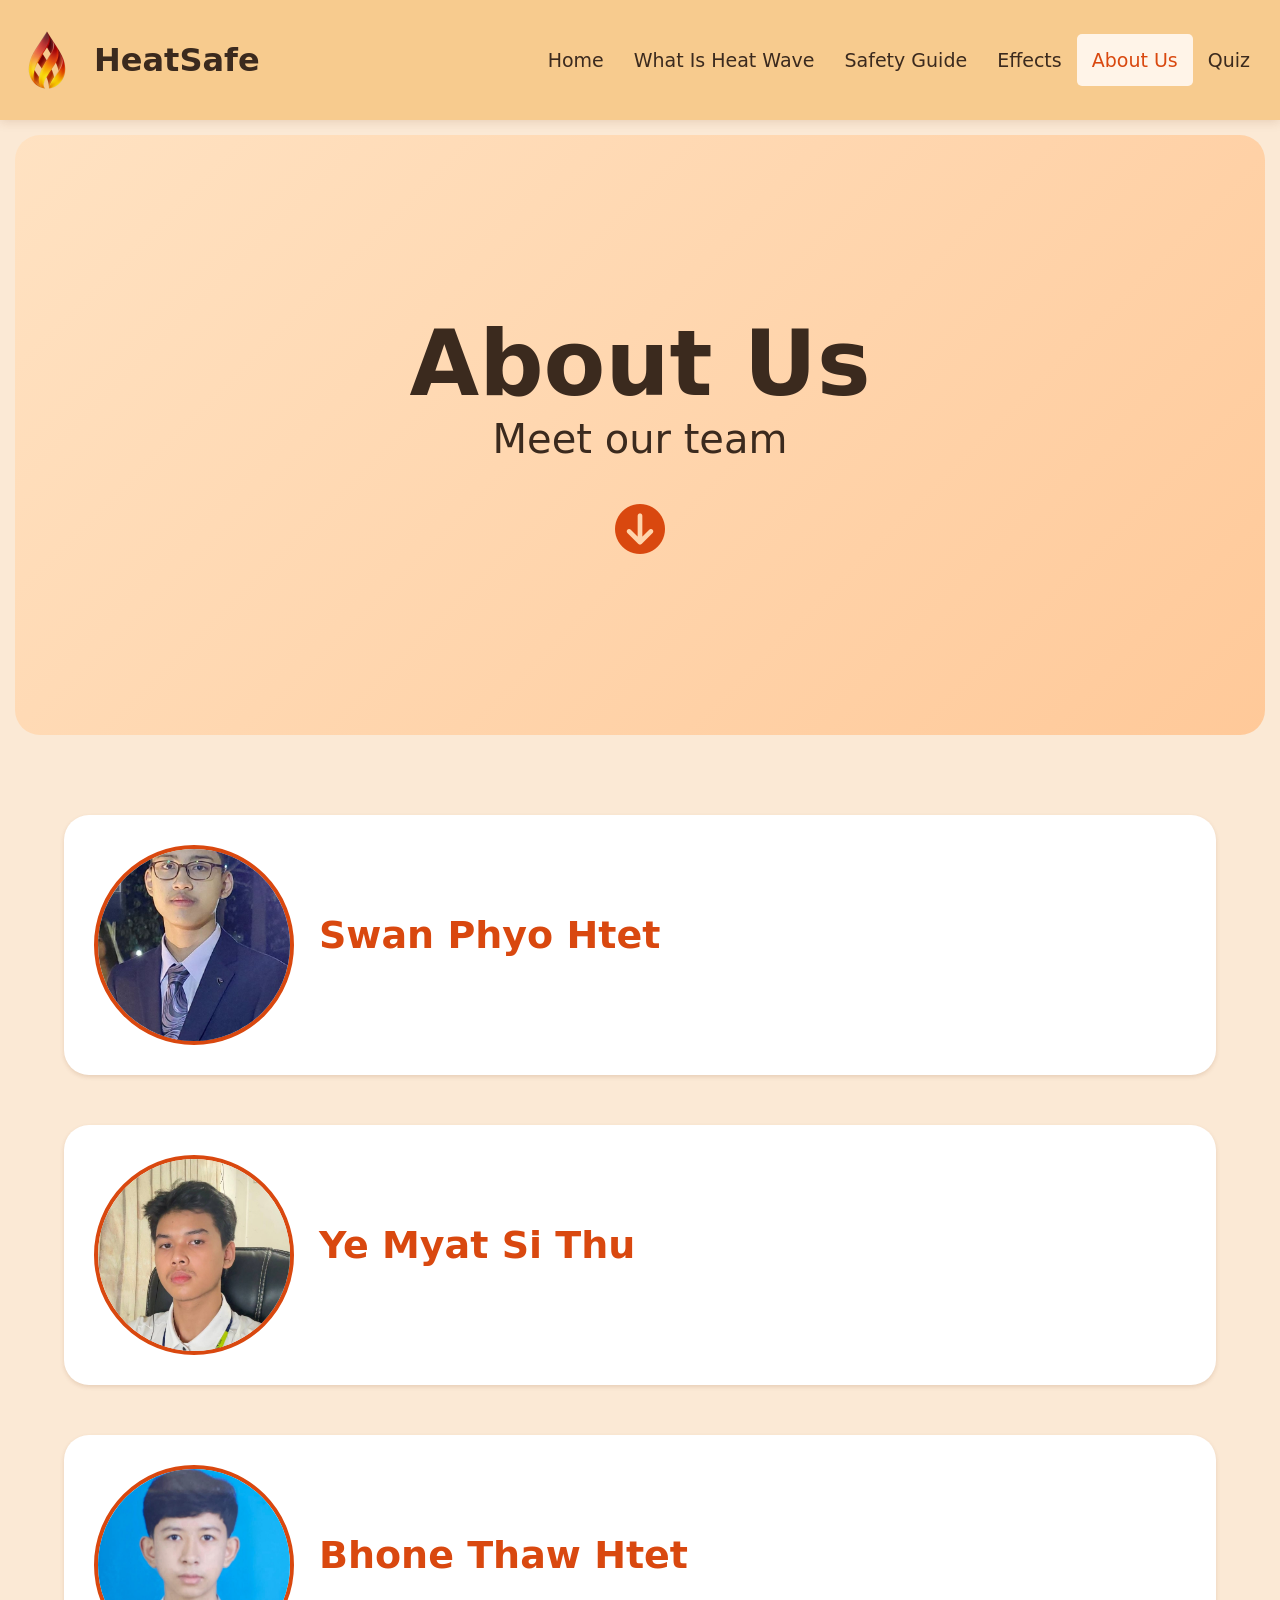
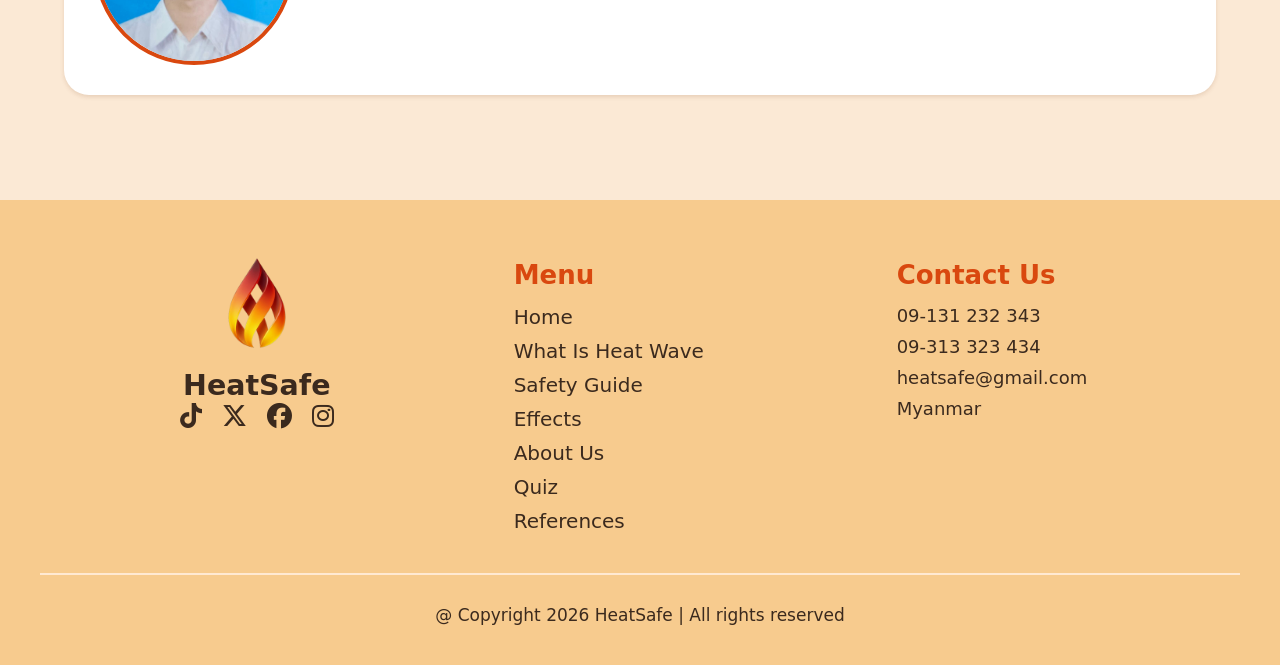
<file: aboutus.html>
<!DOCTYPE html>
<html lang="en">
<head>
<meta charset="UTF-8">
<meta name="viewport" content="width=device-width, initial-scale=1.0">
<title>HeatSafe | About Us</title>
<link rel="stylesheet" href="style.css">
<link rel="stylesheet" href="https://cdnjs.cloudflare.com/ajax/libs/font-awesome/6.5.0/css/all.min.css">
<link rel="icon" type="image/png" href="Images/favicon.png">
</head>
<body>
<!--Header start-->
<header class="header">
<a href="index.html" class="logo">
<img src="Images/logo.png" alt="HeatSafe logo">
<span class="logo-name">HeatSafe</span>
</a>
<button class="nav-toggle" type="button" aria-label="Open menu" aria-expanded="false" aria-controls="site-nav"><span></span><span></span><span></span></button>
<nav id="site-nav">
<ul class="menu">
<li><a href="index.html">Home</a></li>
<li><a href="whatisheatwave.html">What Is Heat Wave</a></li>
<li><a href="safetyguide.html">Safety Guide</a></li>
<li><a href="effects.html">Effects</a></li>
<li><a href="aboutus.html" class="active" aria-current="page">About Us</a></li>
<li><a href="quiz.html">Quiz</a></li>
</ul>
</nav>
</header>
<!--Header ends-->
<div class="abtus-hero">
<h1>About Us</h1>
<p>Meet our team</p>
<a class="arrow" href="#profile" aria-label="Scroll down to the team"><i class="fa-solid fa-circle-arrow-down"></i></a>
</div>
<div class="all-profiles">
<div class="profile" id="profile">
<img src="Images/member1.jpg" alt="Member One">
<div class="aboutus-text">
<h2>Swan Phyo Htet</h2>
</div>
</div>
<div class="profile">
<img src="Images/f4dbd333-a0dc-4a09-90eb-9499a7d8d4aa.jpg" alt="Member Two">
<div class="aboutus-text">
<h2>Ye Myat Si Thu</h2>
</div>
</div>
<div class="profile">
<img src="Images/photo_6320911423046883728_y.jpg" alt="Member Three">
<div class="aboutus-text">
<h2>Bhone Thaw Htet</h2>
</div>
</div>
</div>
<!--Footer-->
<footer class="footer">
<div class="links">
<div class="footer-logo">
<img src="Images/logo.png" alt="HeatSafe logo">
<h2>HeatSafe</h2>
<div class="social-icons">
<a href="https://www.tiktok.com/en/" target="_blank" rel="noopener noreferrer" aria-label="TikTok"><i class="fab fa-tiktok"></i></a>
<a href="https://x.com/" target="_blank" rel="noopener noreferrer" aria-label="X"><i class="fab fa-x-twitter"></i></a>
<a href="https://www.facebook.com/" target="_blank" rel="noopener noreferrer" aria-label="Facebook"><i class="fab fa-facebook"></i></a>
<a href="https://www.instagram.com/" target="_blank" rel="noopener noreferrer" aria-label="Instagram"><i class="fab fa-instagram"></i></a>
</div>
</div>
<div class="both">
<div class="quick-links">
<h3>Menu</h3>
<ul>
<li><a href="index.html">Home</a></li>
<li><a href="whatisheatwave.html">What Is Heat Wave</a></li>
<li><a href="safetyguide.html">Safety Guide</a></li>
<li><a href="effects.html">Effects</a></li>
<li><a href="aboutus.html">About Us</a></li>
<li><a href="quiz.html">Quiz</a></li>
<li><a href="references.html">References</a></li>
</ul>
</div>
</div>
<div class="contact-us">
<h3>Contact Us</h3>
<ul>
<li>09-131 232 343</li>
<li>09-313 323 434</li>
<li>heatsafe@gmail.com</li>
<li>Myanmar</li>
</ul>
</div>
</div>
<hr class="horizontal">
<p class="copyright">@ Copyright <span id="year">2026</span> HeatSafe | All rights reserved</p>
</footer>
<!--Footer end-->
<script src="script.js"></script>
</body>
</html>
</file>
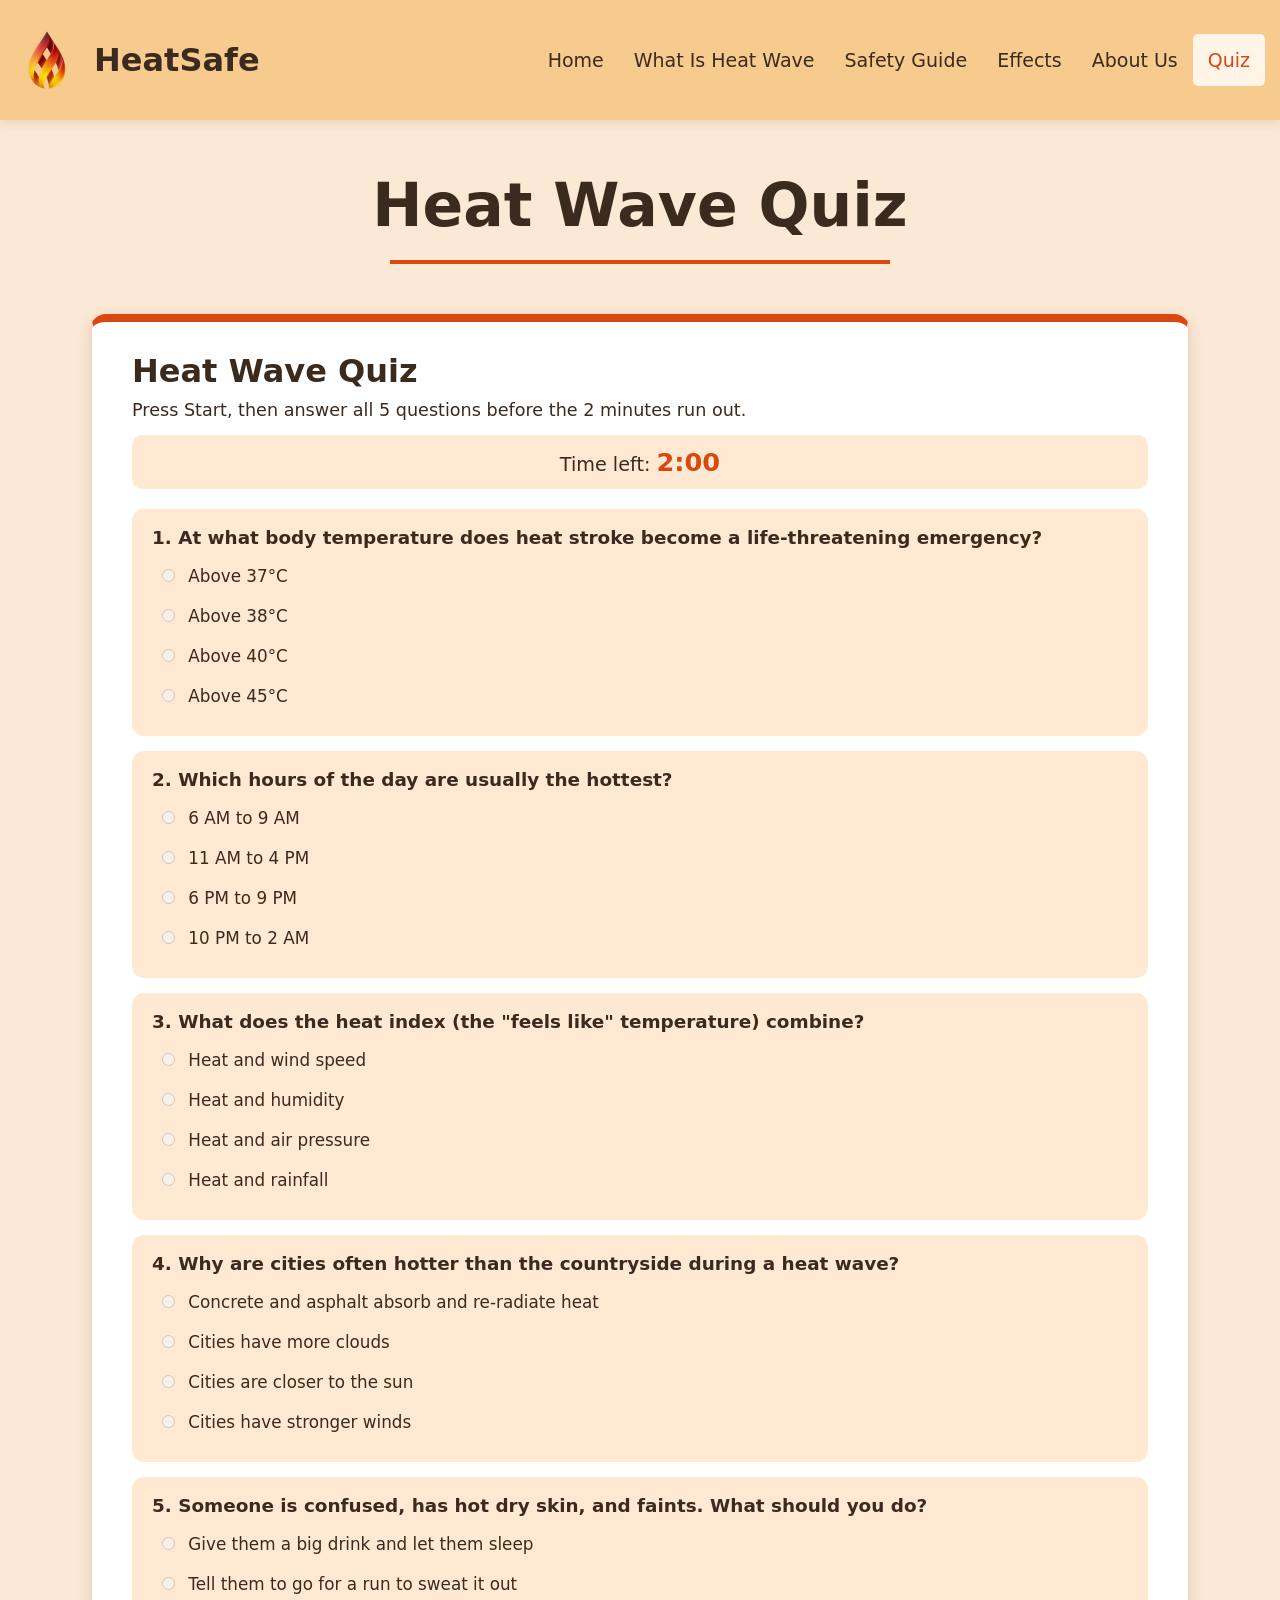
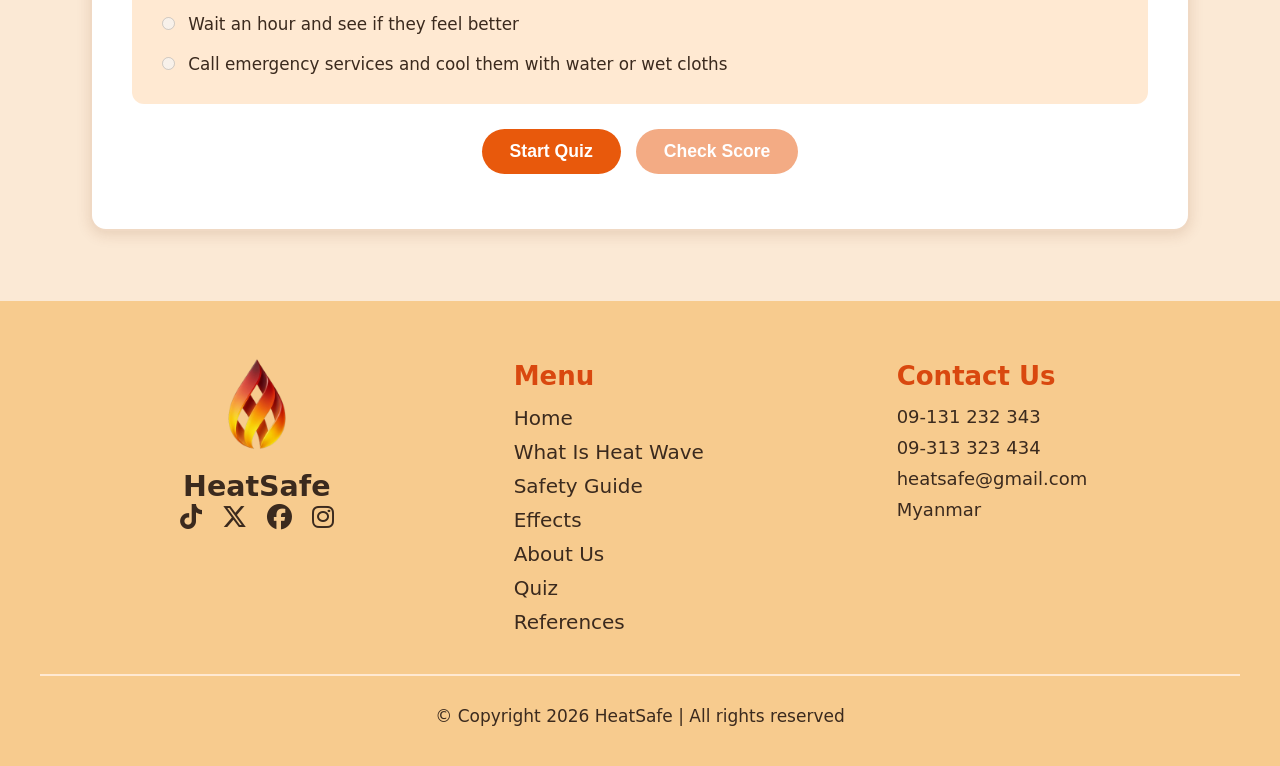
<file: quiz.html>
<!DOCTYPE html>
<html lang="en">
<head>
<meta charset="UTF-8">
<meta name="viewport" content="width=device-width, initial-scale=1.0">
<title>HeatSafe | Heat Wave Quiz</title>
<link rel="stylesheet" href="style.css">
<link rel="stylesheet" href="https://cdnjs.cloudflare.com/ajax/libs/font-awesome/6.5.0/css/all.min.css">
<link rel="icon" type="image/png" href="Images/favicon.png">
</head>
<body>
<header class="header">
<a href="index.html" class="logo">
<img src="Images/logo.png" alt="HeatSafe logo">
<span class="logo-name">HeatSafe</span>
</a>
<button class="nav-toggle" id="nav-toggle" aria-label="Toggle menu" aria-expanded="false"><span></span><span></span><span></span></button>
<nav id="main-nav">
<ul class="menu">
<li><a href="index.html">Home</a></li>
<li><a href="whatisheatwave.html">What Is Heat Wave</a></li>
<li><a href="safetyguide.html">Safety Guide</a></li>
<li><a href="effects.html">Effects</a></li>
<li><a href="aboutus.html">About Us</a></li>
<li><a href="quiz.html" class="active" aria-current="page">Quiz</a></li>
</ul>
</nav>
</header>

<div class="text-box">
<h1>Heat Wave Quiz</h1>
<hr class="pg-underline">
</div>

<section class="quiz" id="quiz">
<h2>Heat Wave Quiz</h2>
<p>Press Start, then answer all 5 questions before the 2 minutes run out.</p>
<div class="quiz-timer">Time left: <span id="quiz-time">2:00</span></div>
<div class="quiz-question" data-answer="2">
<p>1. At what body temperature does heat stroke become a life-threatening emergency?</p>
<label><input type="radio" name="q1" value="0"> Above 37&deg;C</label>
<label><input type="radio" name="q1" value="1"> Above 38&deg;C</label>
<label><input type="radio" name="q1" value="2"> Above 40&deg;C</label>
<label><input type="radio" name="q1" value="3"> Above 45&deg;C</label>
</div>
<div class="quiz-question" data-answer="1">
<p>2. Which hours of the day are usually the hottest?</p>
<label><input type="radio" name="q2" value="0"> 6 AM to 9 AM</label>
<label><input type="radio" name="q2" value="1"> 11 AM to 4 PM</label>
<label><input type="radio" name="q2" value="2"> 6 PM to 9 PM</label>
<label><input type="radio" name="q2" value="3"> 10 PM to 2 AM</label>
</div>
<div class="quiz-question" data-answer="1">
<p>3. What does the heat index (the "feels like" temperature) combine?</p>
<label><input type="radio" name="q3" value="0"> Heat and wind speed</label>
<label><input type="radio" name="q3" value="1"> Heat and humidity</label>
<label><input type="radio" name="q3" value="2"> Heat and air pressure</label>
<label><input type="radio" name="q3" value="3"> Heat and rainfall</label>
</div>
<div class="quiz-question" data-answer="0">
<p>4. Why are cities often hotter than the countryside during a heat wave?</p>
<label><input type="radio" name="q4" value="0"> Concrete and asphalt absorb and re-radiate heat</label>
<label><input type="radio" name="q4" value="1"> Cities have more clouds</label>
<label><input type="radio" name="q4" value="2"> Cities are closer to the sun</label>
<label><input type="radio" name="q4" value="3"> Cities have stronger winds</label>
</div>
<div class="quiz-question" data-answer="3">
<p>5. Someone is confused, has hot dry skin, and faints. What should you do?</p>
<label><input type="radio" name="q5" value="0"> Give them a big drink and let them sleep</label>
<label><input type="radio" name="q5" value="1"> Tell them to go for a run to sweat it out</label>
<label><input type="radio" name="q5" value="2"> Wait an hour and see if they feel better</label>
<label><input type="radio" name="q5" value="3"> Call emergency services and cool them with water or wet cloths</label>
</div>
<div class="quiz-buttons">
<button id="qz-start" type="button">Start Quiz</button>
<button id="qz-check" type="button" disabled>Check Score</button>
</div>
<h3 id="quiz-result" aria-live="polite"></h3>
</section>

<!--Footer-->
<footer class="footer">
<div class="links">
<div class="footer-logo">
<img src="Images/logo.png" alt="HeatSafe logo">
<h2>HeatSafe</h2>
<div class="social-icons">
<a href="https://www.tiktok.com/en/" target="_blank" rel="noopener noreferrer" aria-label="TikTok"><i class="fab fa-tiktok"></i></a>
<a href="https://x.com/" target="_blank" rel="noopener noreferrer" aria-label="X"><i class="fab fa-x-twitter"></i></a>
<a href="https://www.facebook.com/" target="_blank" rel="noopener noreferrer" aria-label="Facebook"><i class="fab fa-facebook"></i></a>
<a href="https://www.instagram.com/" target="_blank" rel="noopener noreferrer" aria-label="Instagram"><i class="fab fa-instagram"></i></a>
</div>
</div>
<div class="both">
<div class="quick-links">
<h3>Menu</h3>
<ul>
<li><a href="index.html">Home</a></li>
<li><a href="whatisheatwave.html">What Is Heat Wave</a></li>
<li><a href="safetyguide.html">Safety Guide</a></li>
<li><a href="effects.html">Effects</a></li>
<li><a href="aboutus.html">About Us</a></li>
<li><a href="quiz.html">Quiz</a></li>
<li><a href="references.html">References</a></li>
</ul>
</div>
</div>
<div class="contact-us">
<h3>Contact Us</h3>
<ul>
<li>09-131 232 343</li>
<li>09-313 323 434</li>
<li>heatsafe@gmail.com</li>
<li>Myanmar</li>
</ul>
</div>
</div>
<hr class="horizontal">
<p class="copyright">&copy; Copyright <span id="year">2026</span> HeatSafe | All rights reserved</p>
</footer>
<script>
(function () {
    var TOTAL = 120;
    var timeLeft = TOTAL;
    var timer = null;
    var running = false;

    var timeEl = document.getElementById("quiz-time");
    var startBtn = document.getElementById("qz-start");
    var checkBtn = document.getElementById("qz-check");
    var resultEl = document.getElementById("quiz-result");
    var questions = document.querySelectorAll(".quiz-question");

    function showTime() {
        var m = Math.floor(timeLeft / 60);
        var sec = timeLeft % 60;
        timeEl.textContent = m + ":" + (sec < 10 ? "0" : "") + sec;
        timeEl.classList.toggle("low", timeLeft <= 10);
    }
    function setInputsDisabled(state) {
        document.querySelectorAll(".quiz-question input").forEach(function (i) { i.disabled = state; });
    }
    function clearMarks() {
        questions.forEach(function (q) {
            q.querySelectorAll("label").forEach(function (l) { l.classList.remove("correct", "wrong"); });
            q.querySelectorAll("input").forEach(function (i) { i.checked = false; });
        });
    }

    function startQuiz() {
        clearInterval(timer);
        clearMarks();
        timeLeft = TOTAL;
        running = true;
        resultEl.textContent = "";
        setInputsDisabled(false);
        startBtn.disabled = true;
        checkBtn.disabled = false;
        showTime();
        timer = setInterval(function () {
            timeLeft--;
            showTime();
            if (timeLeft <= 0) { checkScore(true); }
        }, 1000);
    }

    function checkScore(timeUp) {
        if (!running) return;
        running = false;
        clearInterval(timer);
        var score = 0;
        questions.forEach(function (q) {
            var answer = q.getAttribute("data-answer");
            var chosen = q.querySelector("input:checked");
            q.querySelectorAll("label").forEach(function (label) {
                var input = label.querySelector("input");
                if (input.value === answer) {
                    label.classList.add("correct");
                } else if (chosen && input === chosen) {
                    label.classList.add("wrong");
                }
            });
            if (chosen && chosen.value === answer) score++;
        });
        setInputsDisabled(true);
        checkBtn.disabled = true;
        startBtn.disabled = false;
        startBtn.textContent = "Try Again";
        resultEl.textContent = (timeUp ? "Time is up! " : "") + "You scored " + score + " out of " + questions.length + ".";
    }

    setInputsDisabled(true);
    showTime();
    startBtn.addEventListener("click", startQuiz);
    checkBtn.addEventListener("click", function () { checkScore(false); });

    var toggle = document.getElementById("nav-toggle");
    var nav = document.getElementById("main-nav");
    if (toggle && nav) {
        toggle.addEventListener("click", function () {
            var open = nav.classList.toggle("open");
            toggle.classList.toggle("open", open);
            toggle.setAttribute("aria-expanded", open ? "true" : "false");
        });
    }
    var yearEl = document.getElementById("year");
    if (yearEl) yearEl.textContent = new Date().getFullYear();
})();
</script>
</body>
</html>
</file>
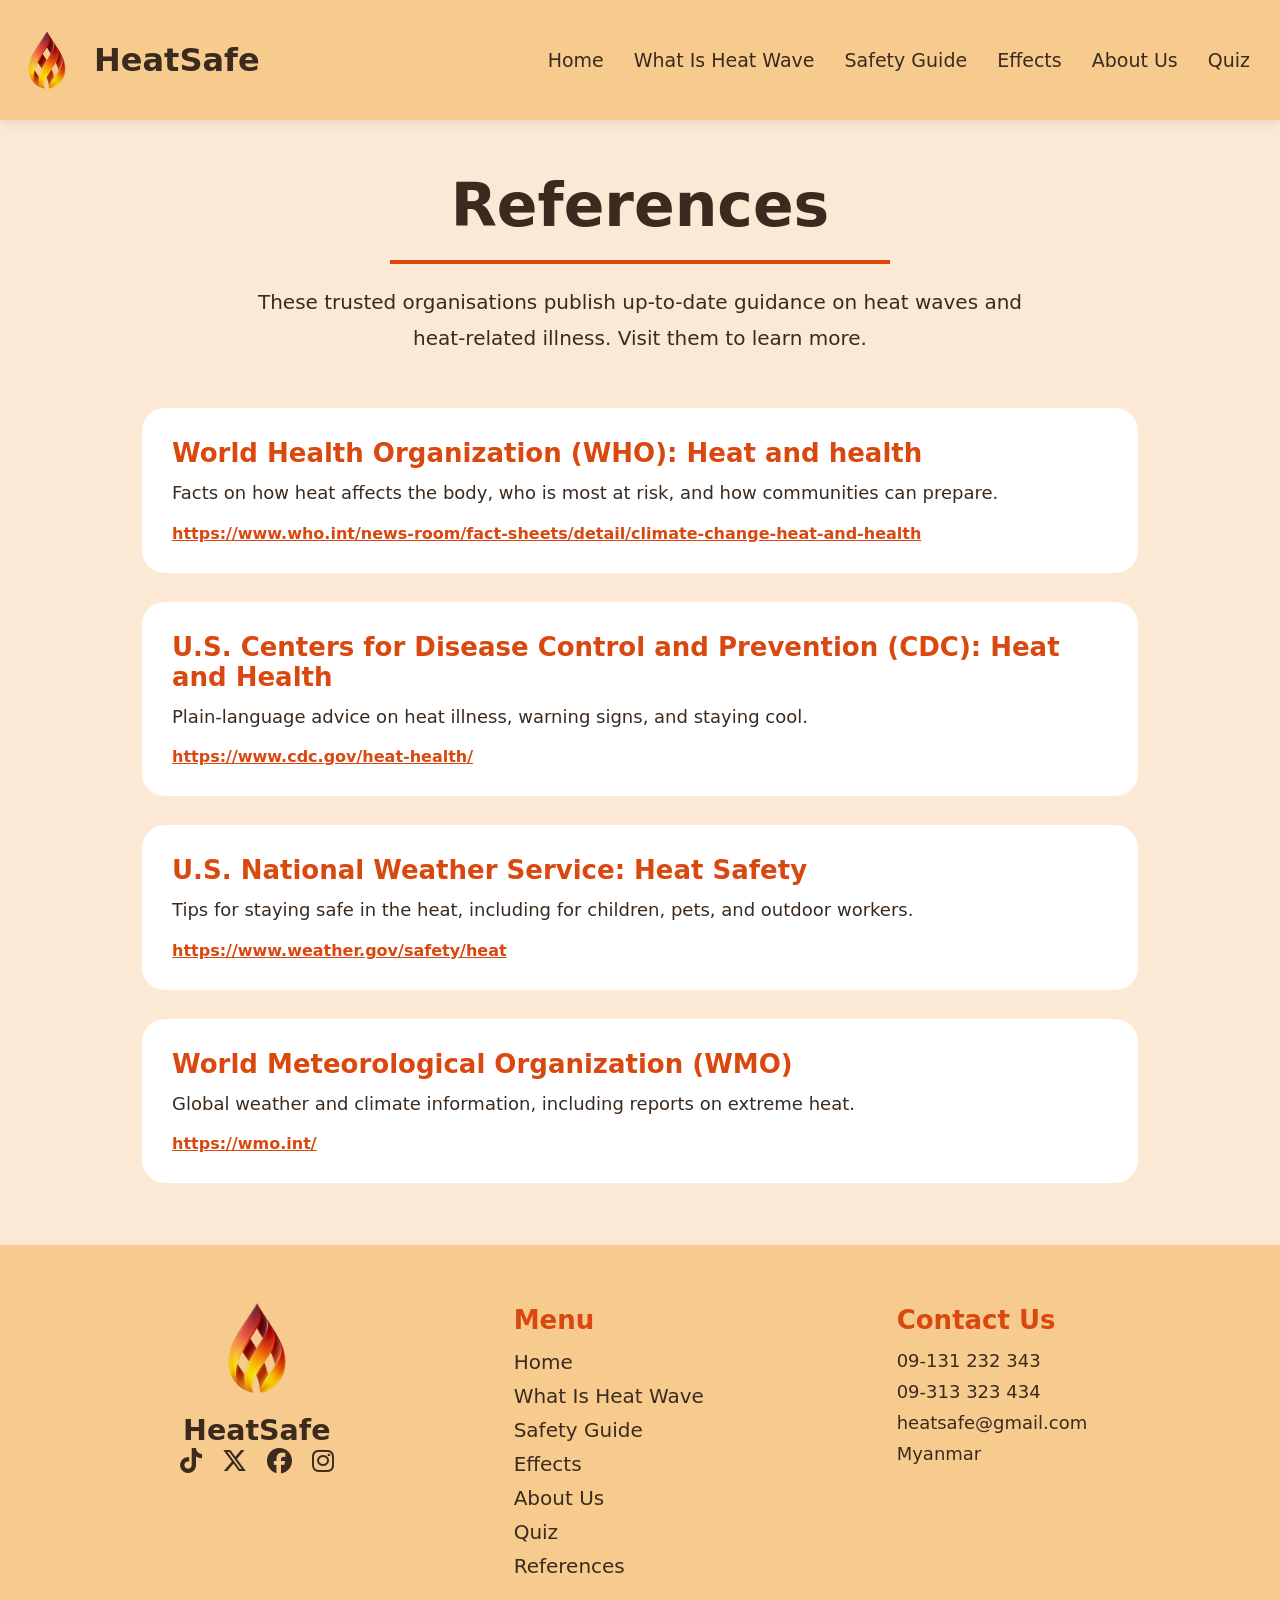
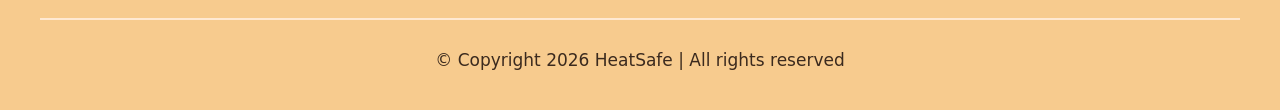
<file: references.html>
<!DOCTYPE html>
<html lang="en">
<head>
<meta charset="UTF-8">
<meta name="viewport" content="width=device-width, initial-scale=1.0">
<title>HeatSafe | References</title>
<link rel="stylesheet" href="style.css">
<link rel="stylesheet" href="https://cdnjs.cloudflare.com/ajax/libs/font-awesome/6.5.0/css/all.min.css">
<link rel="icon" type="image/png" href="Images/favicon.png">
</head>
<body>
<!--Header start-->
<header class="header">
<a href="index.html" class="logo">
<img src="Images/logo.png" alt="HeatSafe logo">
<span class="logo-name">HeatSafe</span>
</a>
<button class="nav-toggle" type="button" aria-label="Open menu" aria-expanded="false" aria-controls="site-nav"><span></span><span></span><span></span></button>
<nav id="site-nav">
<ul class="menu">
<li><a href="index.html">Home</a></li>
<li><a href="whatisheatwave.html">What Is Heat Wave</a></li>
<li><a href="safetyguide.html">Safety Guide</a></li>
<li><a href="effects.html">Effects</a></li>
<li><a href="aboutus.html">About Us</a></li>
<li><a href="quiz.html">Quiz</a></li>
</ul>
</nav>
</header>
<!--Header ends-->
<div class="text-box">
<h1>References</h1>
<hr class="pg-underline">
<p class="ref-intro">These trusted organisations publish up-to-date guidance on heat waves and heat-related illness. Visit them to learn more.</p>
</div>
<div class="ref-list">
<div class="ref-card">
<h2>World Health Organization (WHO): Heat and health</h2>
<p>Facts on how heat affects the body, who is most at risk, and how communities can prepare.</p>
<a href="https://www.who.int/news-room/fact-sheets/detail/climate-change-heat-and-health" target="_blank" rel="noopener noreferrer">https://www.who.int/news-room/fact-sheets/detail/climate-change-heat-and-health</a>
</div>
<div class="ref-card">
<h2>U.S. Centers for Disease Control and Prevention (CDC): Heat and Health</h2>
<p>Plain-language advice on heat illness, warning signs, and staying cool.</p>
<a href="https://www.cdc.gov/heat-health/" target="_blank" rel="noopener noreferrer">https://www.cdc.gov/heat-health/</a>
</div>
<div class="ref-card">
<h2>U.S. National Weather Service: Heat Safety</h2>
<p>Tips for staying safe in the heat, including for children, pets, and outdoor workers.</p>
<a href="https://www.weather.gov/safety/heat" target="_blank" rel="noopener noreferrer">https://www.weather.gov/safety/heat</a>
</div>
<div class="ref-card">
<h2>World Meteorological Organization (WMO)</h2>
<p>Global weather and climate information, including reports on extreme heat.</p>
<a href="https://wmo.int/" target="_blank" rel="noopener noreferrer">https://wmo.int/</a>
</div>
</div>
<footer class="footer">
<div class="links">
<div class="footer-logo">
<img src="Images/logo.png" alt="HeatSafe logo">
<h2>HeatSafe</h2>
<div class="social-icons">
<a href="https://www.tiktok.com/en/" target="_blank" rel="noopener noreferrer" aria-label="TikTok"><i class="fab fa-tiktok"></i></a>
<a href="https://x.com/" target="_blank" rel="noopener noreferrer" aria-label="X"><i class="fab fa-x-twitter"></i></a>
<a href="https://www.facebook.com/" target="_blank" rel="noopener noreferrer" aria-label="Facebook"><i class="fab fa-facebook"></i></a>
<a href="https://www.instagram.com/" target="_blank" rel="noopener noreferrer" aria-label="Instagram"><i class="fab fa-instagram"></i></a>
</div>
</div>
<div class="both">
<div class="quick-links">
<h3>Menu</h3>
<ul>
<li><a href="index.html">Home</a></li>
<li><a href="whatisheatwave.html">What Is Heat Wave</a></li>
<li><a href="safetyguide.html">Safety Guide</a></li>
<li><a href="effects.html">Effects</a></li>
<li><a href="aboutus.html">About Us</a></li>
<li><a href="quiz.html">Quiz</a></li>
<li><a href="references.html">References</a></li>
</ul>
</div>
</div>
<div class="contact-us">
<h3>Contact Us</h3>
<ul>
<li>09-131 232 343</li>
<li>09-313 323 434</li>
<li>heatsafe@gmail.com</li>
<li>Myanmar</li>
</ul>
</div>
</div>
<hr class="horizontal">
<p class="copyright">&copy; Copyright <span id="year">2026</span> HeatSafe | All rights reserved</p>
</footer>
<!--Footer end-->
<script src="script.js"></script>
</body>
</html>
</file>
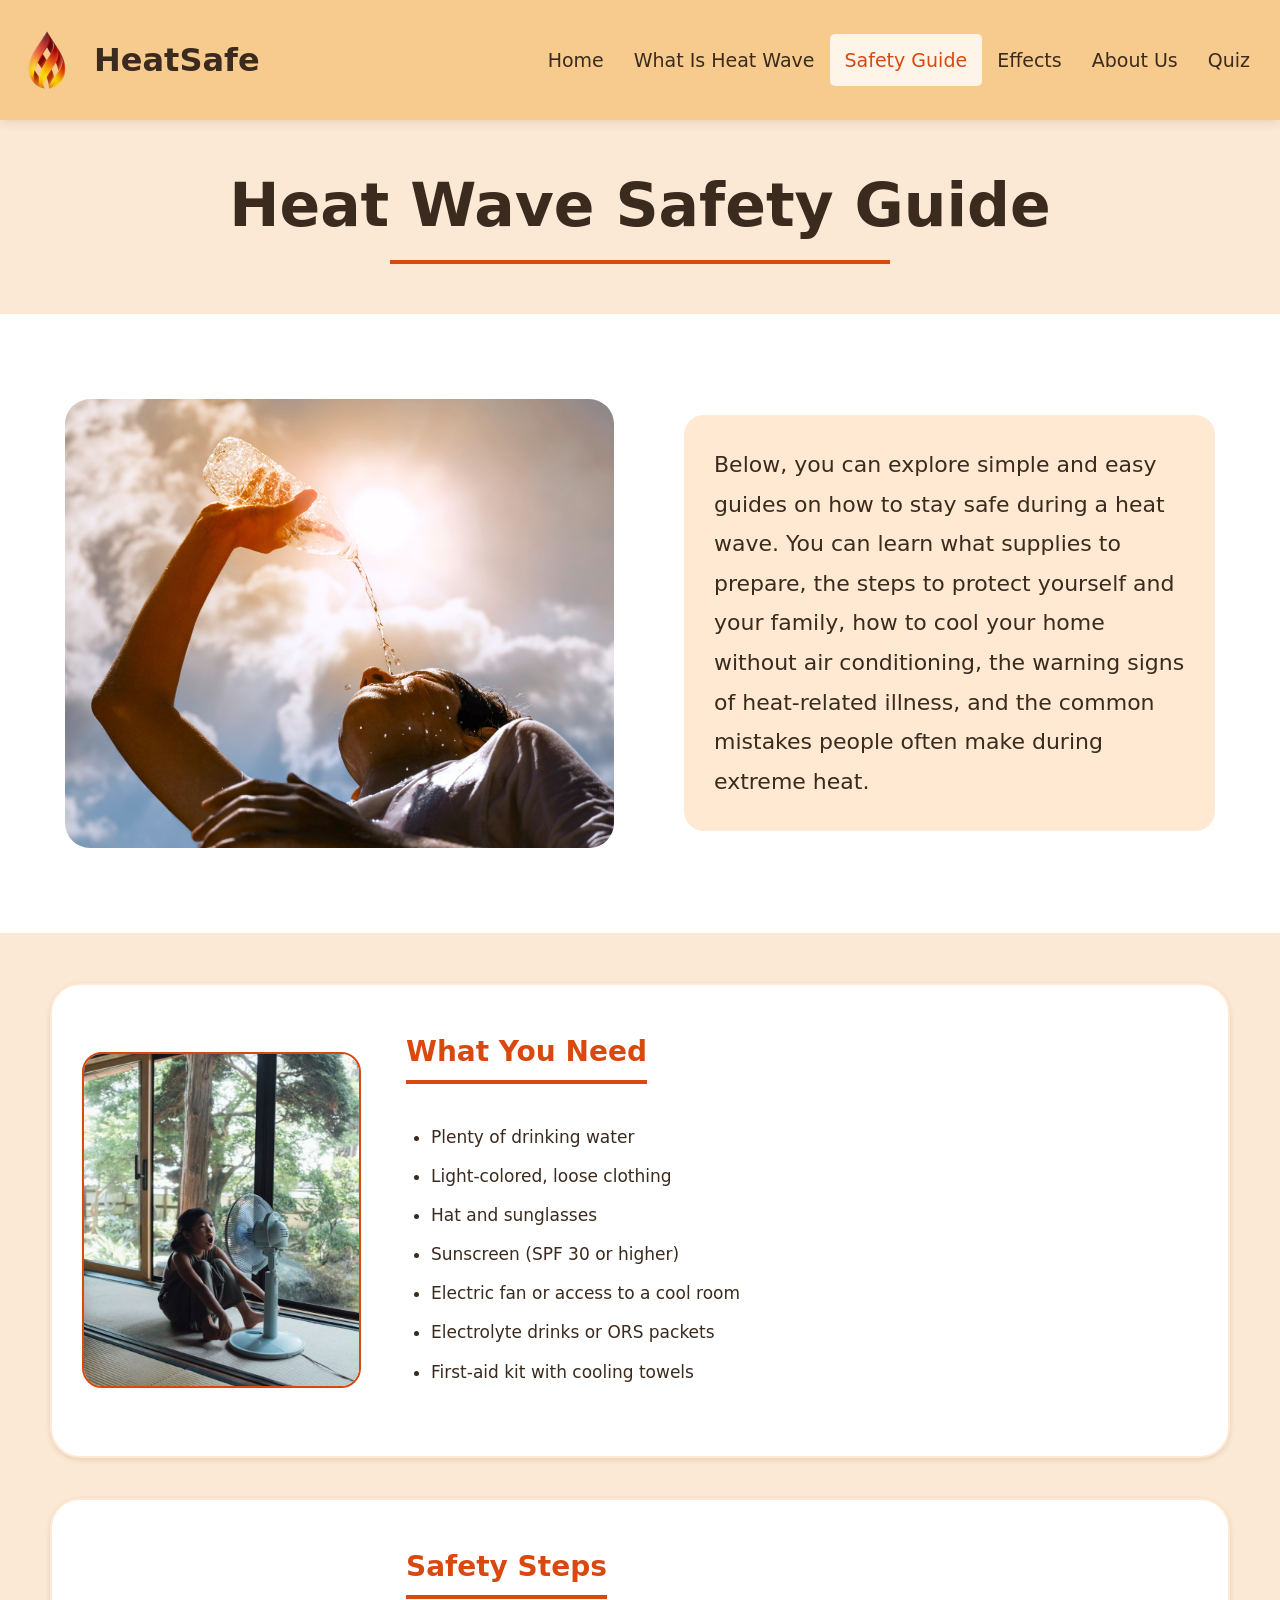
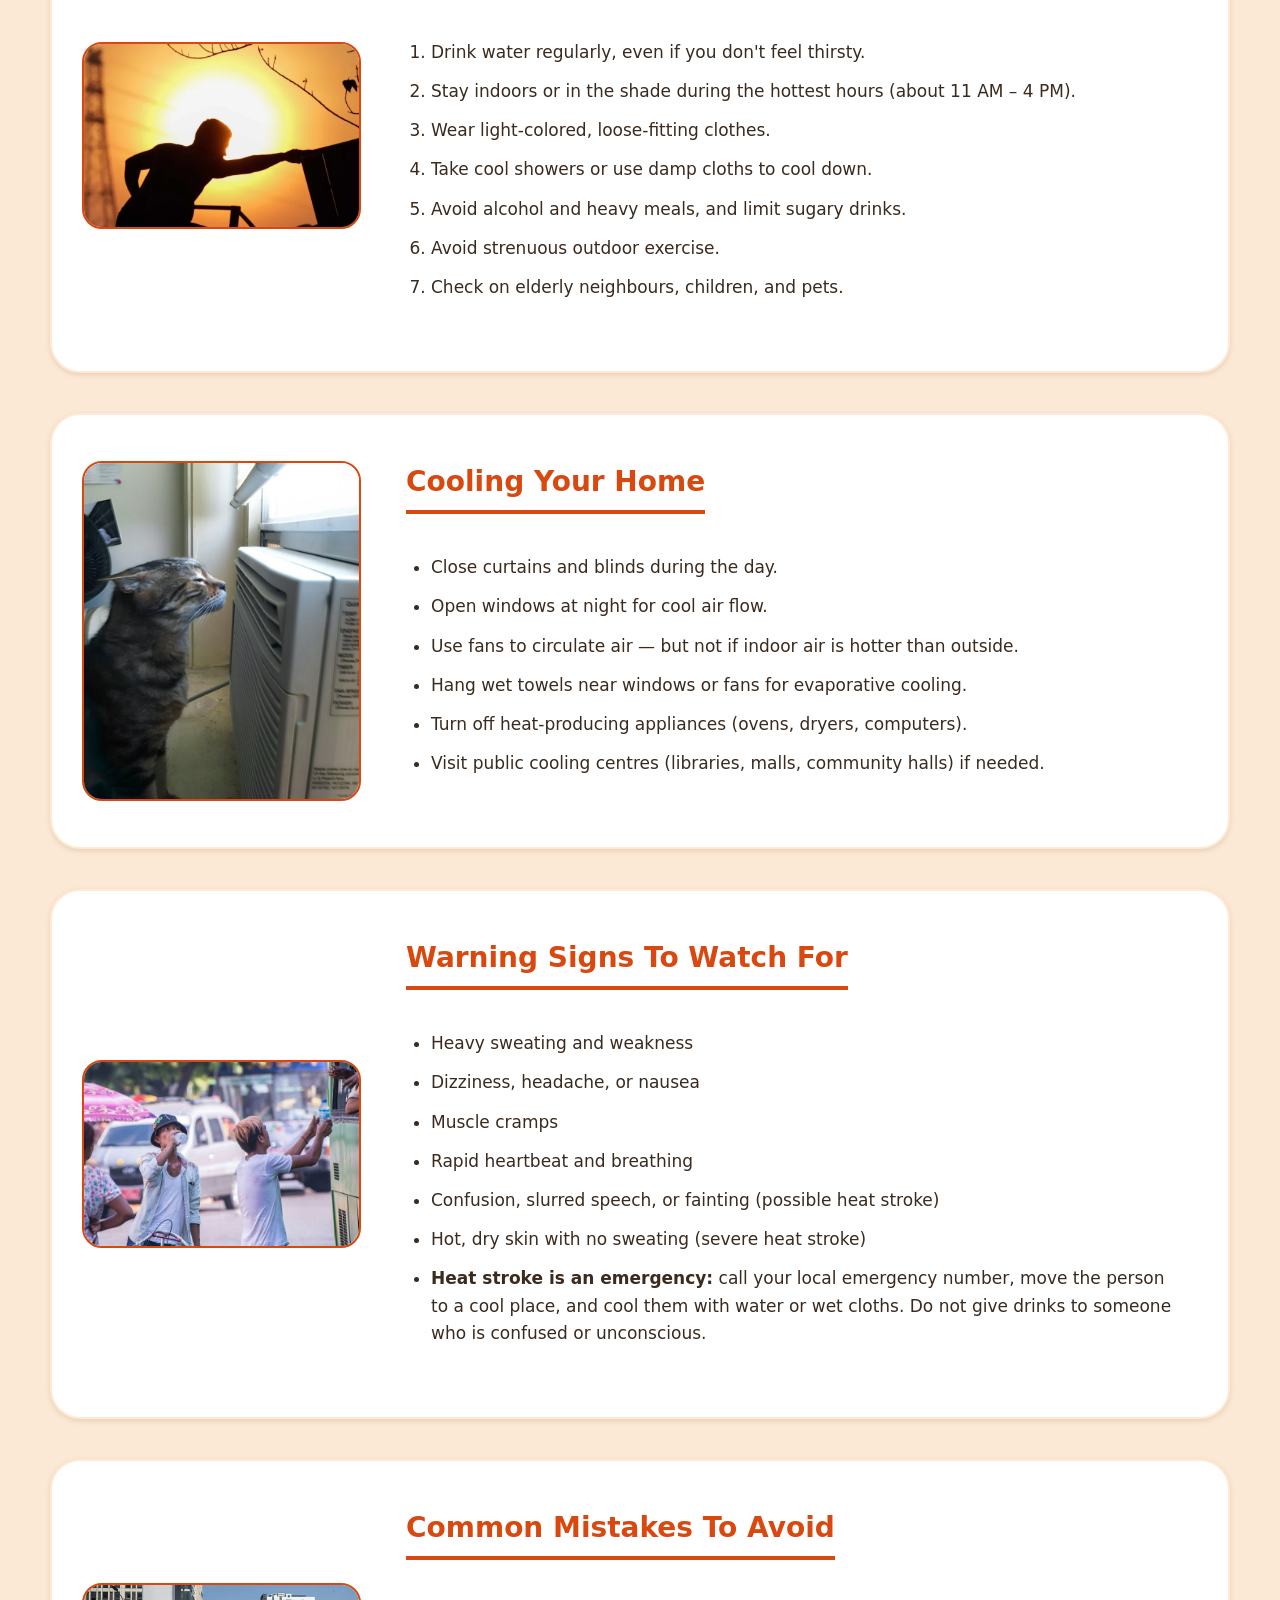
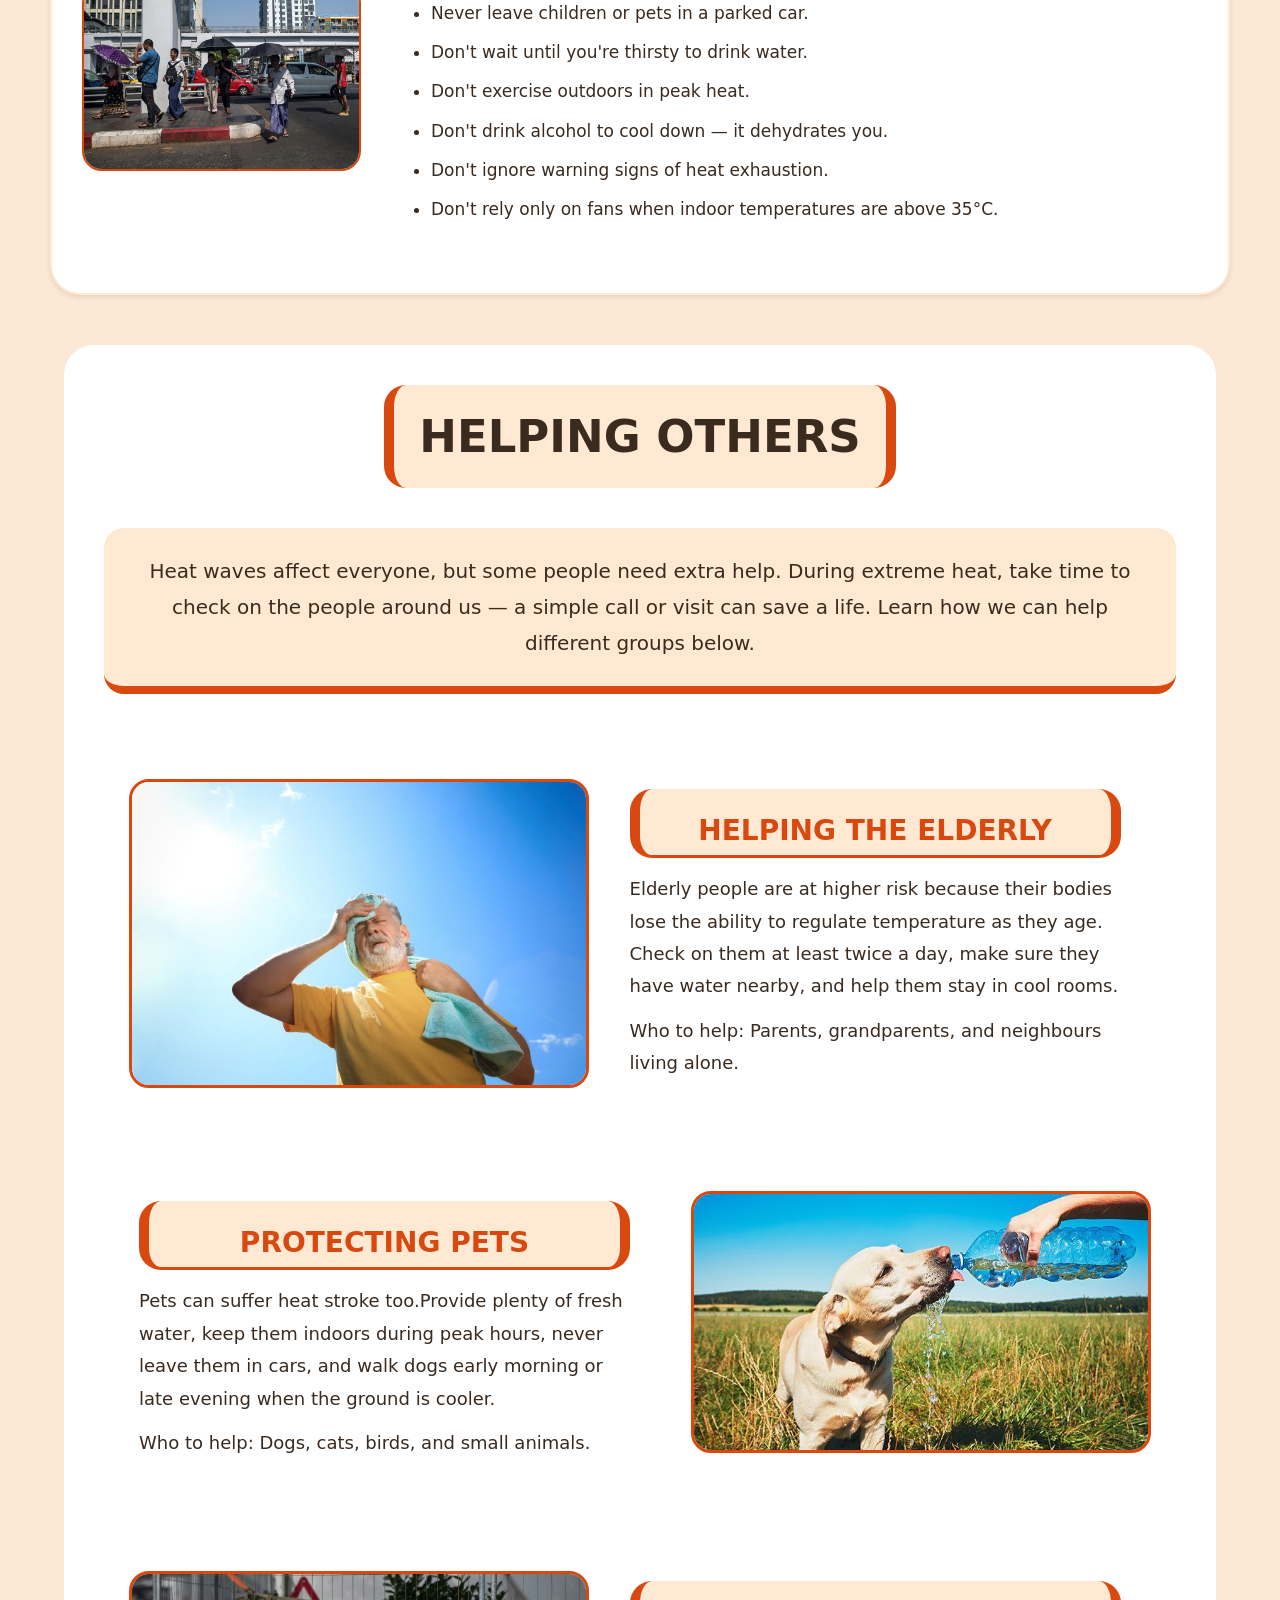
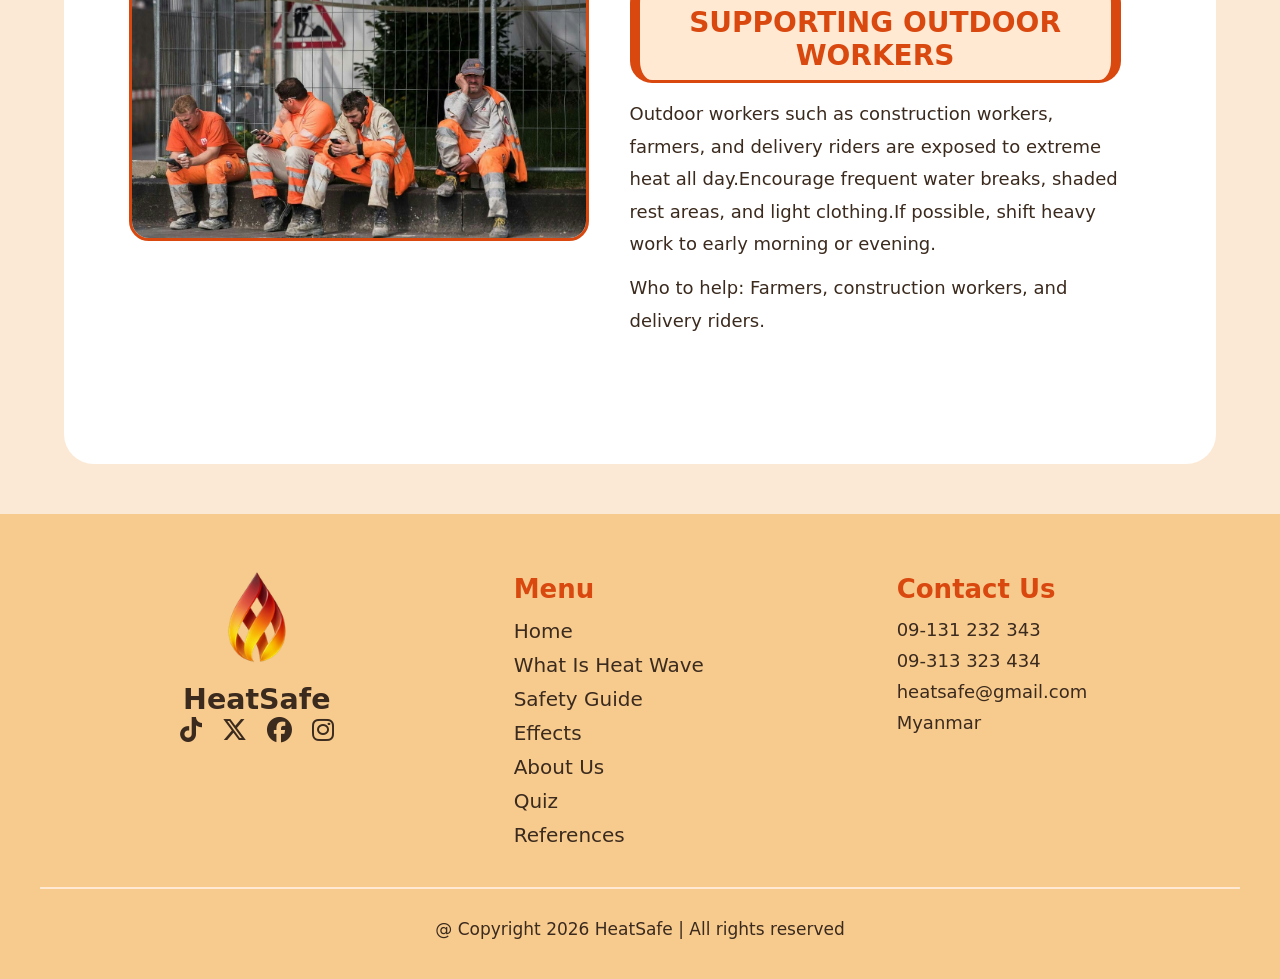
<file: safetyguide.html>
<!DOCTYPE html>
<html lang="en">
<head>
<meta charset="UTF-8">
<meta name="viewport" content="width=device-width, initial-scale=1.0">
<title>HeatSafe | Safety Guide</title>
<link rel="stylesheet" href="style.css">
<link rel="stylesheet" href="https://cdnjs.cloudflare.com/ajax/libs/font-awesome/6.5.0/css/all.min.css">
<link rel="icon" type="image/png" href="Images/favicon.png">
</head>
<body>
<!--Header start-->
<header class="header">
<a href="index.html" class="logo">
<img src="Images/favicon.png" alt="HeatSafe logo">
<span class="logo-name">HeatSafe</span>
</a>
<button class="nav-toggle" type="button" aria-label="Open menu" aria-expanded="false" aria-controls="site-nav"><span></span><span></span><span></span></button>
<nav id="site-nav">
<ul type="none" class="menu">
<li><a href="index.html">Home</a></li>
<li><a href="whatisheatwave.html">What Is Heat Wave</a></li>
<li><a href="safetyguide.html" class="active" aria-current="page">Safety Guide</a></li>
<li><a href="effects.html">Effects</a></li>
<li><a href="aboutus.html">About Us</a></li>
<li><a href="quiz.html">Quiz</a></li>
</ul>
</nav>
</header>
<!--Header ends-->
<div class="text-box">
<h1>Heat Wave Safety Guide</h1>
<hr class="pg-underline">
</div>
<div class="plantguide-bg">
<div class="plantguide-hero">
<img src="Images/3in4Britons.png" alt="Staying safe during a heat wave">
<p>Below, you can explore simple and easy guides on how to stay safe during a heat wave. You can learn what supplies to prepare, the steps to protect yourself and your family, how to cool your home without air conditioning, the warning signs of heat-related illness, and the common mistakes people often make during extreme heat.</p>
</div>
</div>
<div class="horizontal-container">
<div class="guide-box">
<img src="Images/download (5).jpg">
<div class="guide-text">
<h2>What You Need</h2>
<ul>
<li>Plenty of drinking water</li>
<li>Light-colored, loose clothing</li>
<li>Hat and sunglasses</li>
<li>Sunscreen (SPF 30 or higher)</li>
<li>Electric fan or access to a cool room</li>
<li>Electrolyte drinks or ORS packets</li>
<li>First-aid kit with cooling towels</li>
</ul>
</div>
</div>
<div class="guide-box">
<img src="Images/Myanmar suffers record-breaking pre-monsoon heat _ Environment News _ Al Jazeera.png" alt="Safety steps during a heat wave">
<div class="guide-text">
<h2>Safety Steps</h2>
<ol>
<li>Drink water regularly, even if you don't feel thirsty.</li>
<li>Stay indoors or in the shade during the hottest hours (about 11 AM – 4 PM).</li>
<li>Wear light-colored, loose-fitting clothes.</li>
<li>Take cool showers or use damp cloths to cool down.</li>
<li>Avoid alcohol and heavy meals, and limit sugary drinks.</li>
<li>Avoid strenuous outdoor exercise.</li>
<li>Check on elderly neighbours, children, and pets.</li>
</ol>
</div>
</div>
<div class="guide-box">
<img src="Images/50 Cute Pets That Tried Paw And Tail To Escape___.jpg" alt="Cooling your home">
<div class="guide-text">
<h2>Cooling Your Home</h2>
<ul>
<li>Close curtains and blinds during the day.</li>
<li>Open windows at night for cool air flow.</li>
<li>Use fans to circulate air — but not if indoor air is hotter than outside.</li>
<li>Hang wet towels near windows or fans for evaporative cooling.</li>
<li>Turn off heat-producing appliances (ovens, dryers, computers).</li>
<li>Visit public cooling centres (libraries, malls, community halls) if needed.</li>
</ul>
</div>
</div>
<div class="guide-box">
<img src="Images/images.jpg" alt="Warning signs of heat illness">
<div class="guide-text">
<h2>Warning Signs To Watch For</h2>
<ul>
<li>Heavy sweating and weakness</li>
<li>Dizziness, headache, or nausea</li>
<li>Muscle cramps</li>
<li>Rapid heartbeat and breathing</li>
<li>Confusion, slurred speech, or fainting (possible heat stroke)</li>
<li>Hot, dry skin with no sweating (severe heat stroke)</li>
<li><strong>Heat stroke is an emergency:</strong> call your local emergency number, move the person to a cool place, and cool them with water or wet cloths. Do not give drinks to someone who is confused or unconscious.</li>
</ul>
</div>
</div>
<div class="guide-box">
<img src="Images/warning signs.png" alt="Common heat wave mistakes">
<div class="guide-text">
<h2>Common Mistakes To Avoid</h2>
<ul>
<li>Never leave children or pets in a parked car.</li>
<li>Don't wait until you're thirsty to drink water.</li>
<li>Don't exercise outdoors in peak heat.</li>
<li>Don't drink alcohol to cool down — it dehydrates you.</li>
<li>Don't ignore warning signs of heat exhaustion.</li>
<li>Don't rely only on fans when indoor temperatures are above 35°C.</li>
</ul>
</div>
</div>
</div>
<div class="rooftop-box">
<div class="rft-header">
<h2>HELPING OTHERS</h2>
</div>
<div class="rft-introtext">
<p>Heat waves affect everyone, but some people need extra help. During extreme heat, take time to check on the people around us — a simple call or visit can save a life. Learn how we can help different groups below.</p>
</div>
<div class="method method-left">
<img src="Images/elder people.png" alt="Helping elderly people in the heat">
<div class="method-text">
<h2>HELPING THE ELDERLY</h2>
<p>Elderly people are at higher risk because their bodies lose the ability to regulate temperature as they age. Check on them at least twice a day, make sure they have water nearby, and help them stay in cool rooms.</p>
<p>Who to help: Parents, grandparents, and neighbours living alone.</p>
</div>
</div>
<div class="method method-right">
<img src="Images/dog.png" alt="Protecting pets in the heat">
<div class="method-text">
<h2>PROTECTING PETS</h2>
<p>Pets can suffer heat stroke too.Provide plenty of fresh water, keep them indoors during peak hours, never leave them in cars, and walk dogs early morning or late evening when the ground is cooler.</p>
<p>Who to help: Dogs, cats, birds, and small animals.</p>
</div>
</div>
<div class="method method-left">
<img src="Images/Workers.png" alt="workers">
<div class="method-text">
<h2>SUPPORTING OUTDOOR WORKERS</h2>
<p>Outdoor workers such as construction workers, farmers, and delivery riders are exposed to extreme heat all day.Encourage frequent water breaks, shaded rest areas, and light clothing.If possible, shift heavy work to early morning or evening.</p>
<p>Who to help: Farmers, construction workers, and delivery riders.</p>
</div>
</div>
</div>
<!--Footer-->
<footer class="footer">
<div class="links">
<div class="footer-logo">
<img src="Images/favicon.png" alt="HeatSafe logo">
<h2>HeatSafe</h2>
<div class="social-icons">
<a href="https://www.tiktok.com/en/" target="_blank" rel="noopener noreferrer" aria-label="TikTok"><i class="fab fa-tiktok"></i></a>
<a href="https://x.com/" target="_blank" rel="noopener noreferrer" aria-label="X"><i class="fab fa-x-twitter"></i></a>
<a href="https://www.facebook.com/" target="_blank" rel="noopener noreferrer" aria-label="Facebook"><i class="fab fa-facebook"></i></a>
<a href="https://www.instagram.com/" target="_blank" rel="noopener noreferrer" aria-label="Instagram"><i class="fab fa-instagram"></i></a>
</div>
</div>
<div class="both">
<div class="quick-links">
<h3>Menu</h3>
<ul>
<li><a href="index.html">Home</a></li>
<li><a href="whatisheatwave.html">What Is Heat Wave</a></li>
<li><a href="safetyguide.html">Safety Guide</a></li>
<li><a href="effects.html">Effects</a></li>
<li><a href="aboutus.html">About Us</a></li>
<li><a href="quiz.html">Quiz</a></li>
<li><a href="references.html">References</a></li>
</ul>
</div>
</div>
<div class="contact-us">
<h3>Contact Us</h3>
<ul>
<li>09-131 232 343</li>
<li>09-313 323 434</li>
<li>heatsafe@gmail.com</li>
<li>Myanmar</li>
</ul>
</div>
</div>
<hr class="horizontal">
<p class="copyright">@ Copyright <span id="year">2026</span> HeatSafe | All rights reserved</p>
</footer>
<!--Footer end-->
<script src="script.js"></script>
</body>
</html>
</file>
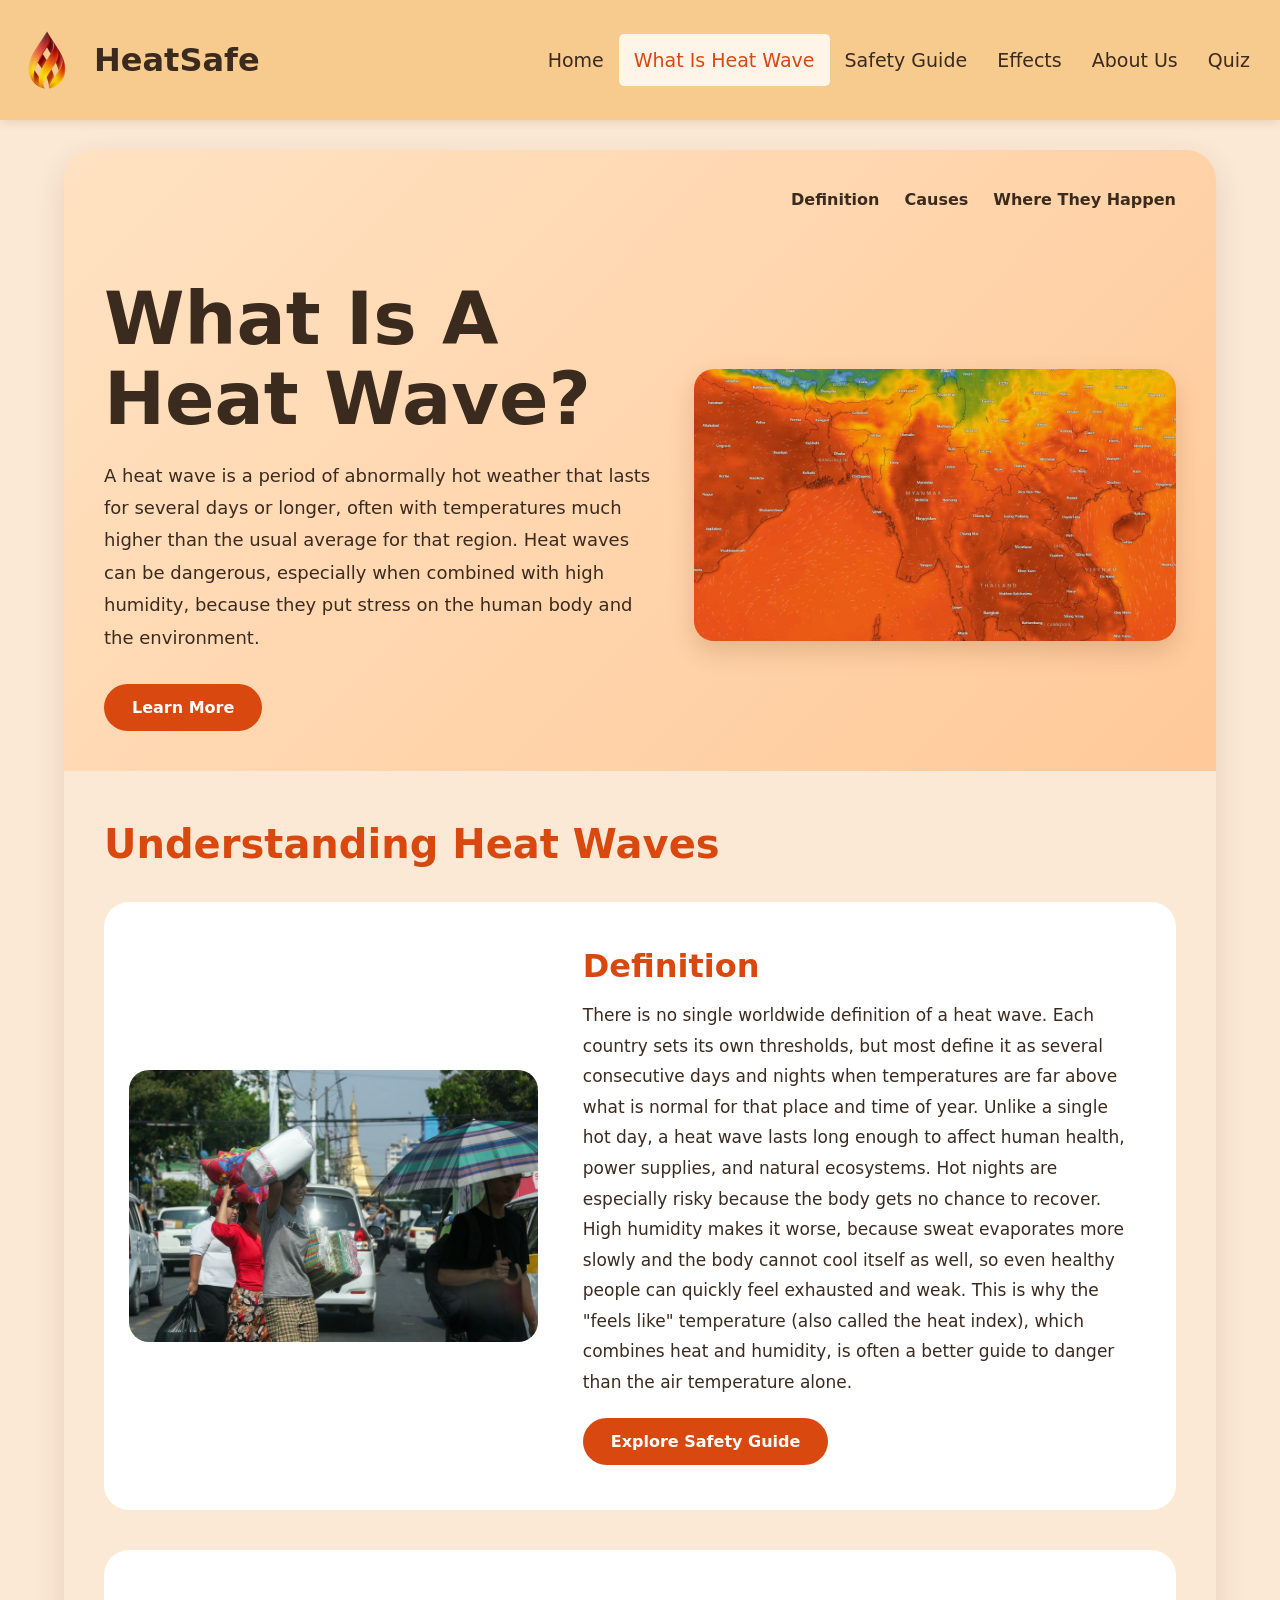
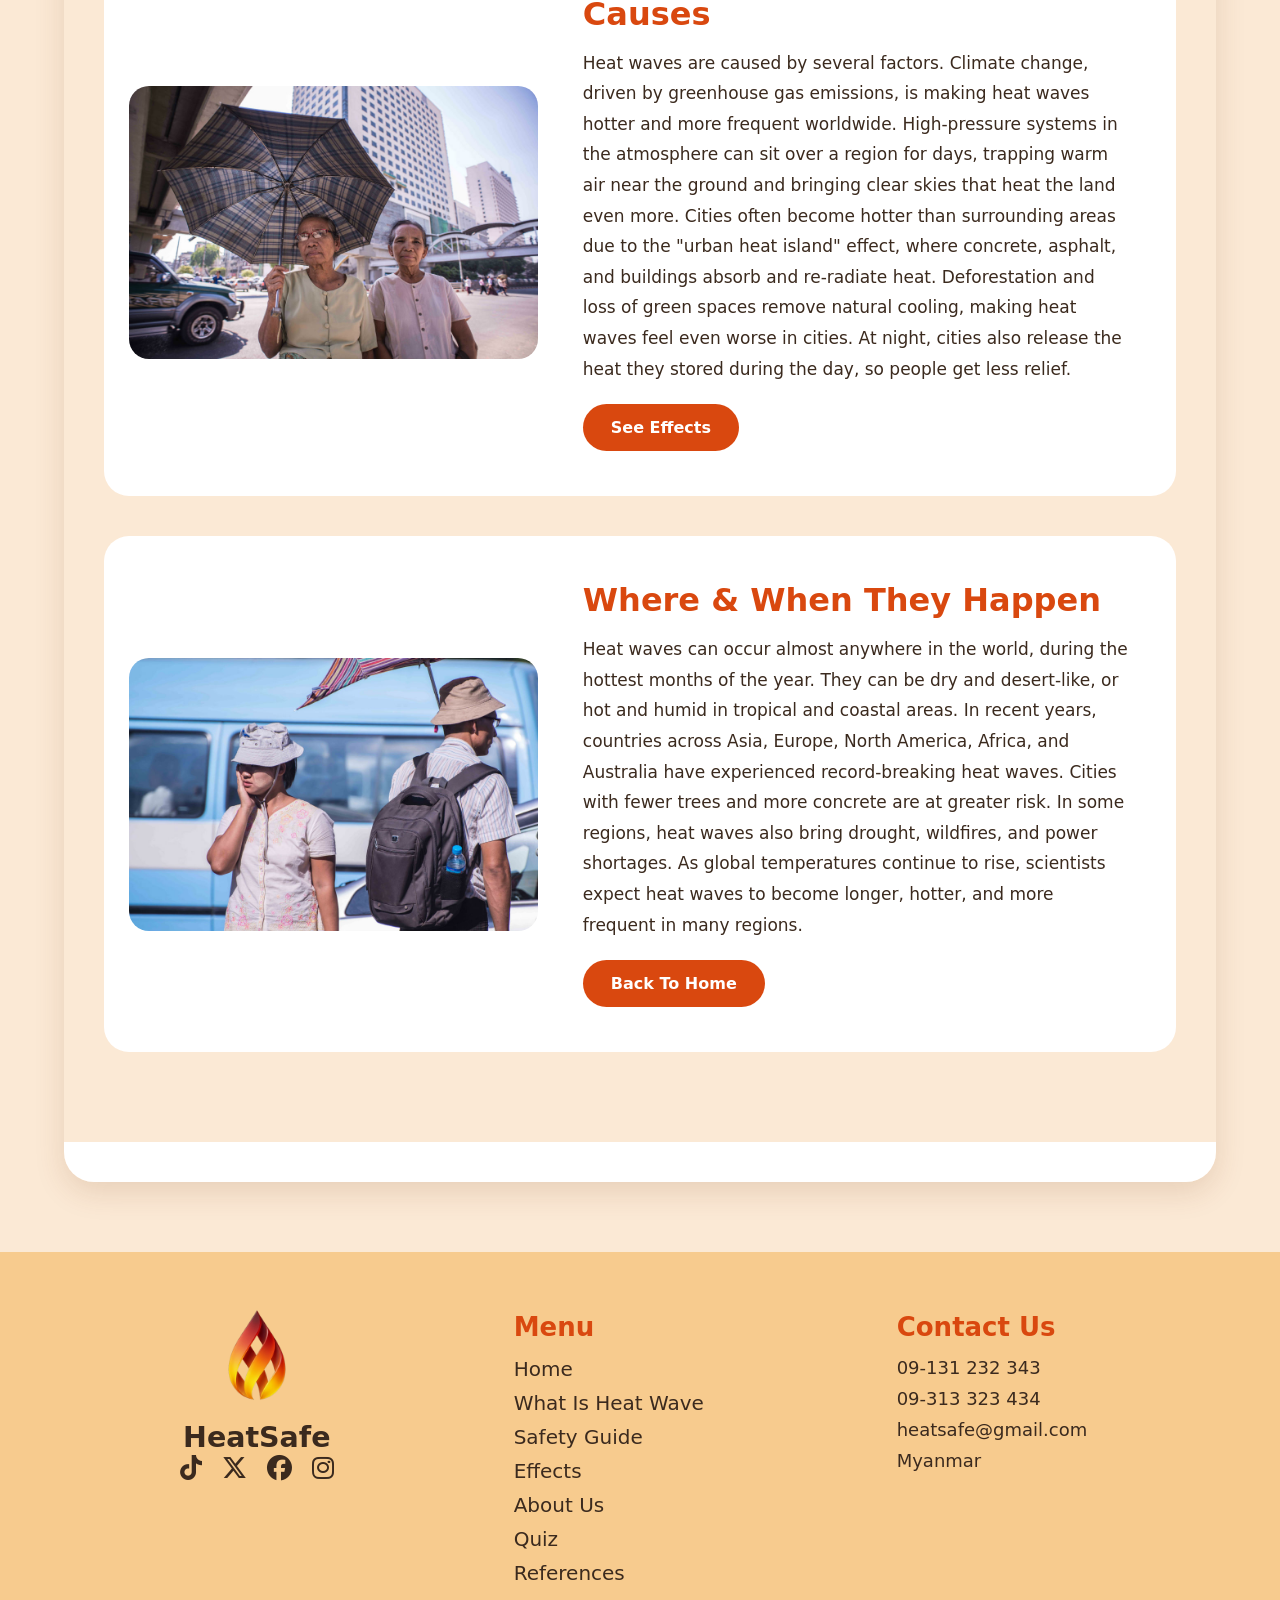
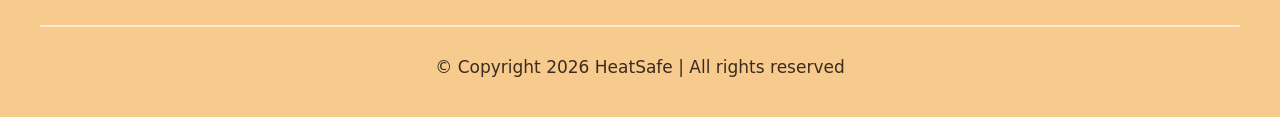
<file: whatisheatwave.html>
<!DOCTYPE html>
<html lang="en">
<head>
<meta charset="UTF-8">
<meta name="viewport" content="width=device-width, initial-scale=1.0">
<title>HeatSafe | What Is Heat Wave</title>
<link rel="stylesheet" href="style.css">
<link rel="stylesheet" href="https://cdnjs.cloudflare.com/ajax/libs/font-awesome/6.5.0/css/all.min.css">
<link rel="icon" type="image/png" href="Images/favicon.png">
</head>
<body>
<header class="header">
<a href="index.html" class="logo">
<img src="Images/logo.png" alt="HeatSafe logo">
<span class="logo-name">HeatSafe</span>
<button class="nav-toggle" aria-label="Toggle menu"><span></span><span></span><span></span></button>
</a>
<nav>
<ul class="menu">
<li><a href="index.html">Home</a></li>
<li><a href="whatisheatwave.html" class="active" aria-current="page">What Is Heat Wave</a></li>
<li><a href="safetyguide.html">Safety Guide</a></li>
<li><a href="effects.html">Effects</a></li>
<li><a href="aboutus.html">About Us</a></li>
<li><a href="quiz.html">Quiz</a></li>
</ul>
</nav>
</header>
<!--Header ends-->
<div class="main-box-parent">
<div class="main-box">
<section class="heatwave-hero">
<nav class="heatwave-nav">
<ul>
<li><a href="#definition">Definition</a></li>
<li><a href="#causes">Causes</a></li>
<li><a href="#regions">Where They Happen</a></li>
</ul>
</nav>
<div class="heatwave-hero-wrapper">
<div class="heatwave-herocontent">
<h1>What Is A Heat Wave?</h1>
<p>A heat wave is a period of abnormally hot weather that lasts for several days or longer, often with temperatures much higher than the usual average for that region. Heat waves can be dangerous, especially when combined with high humidity, because they put stress on the human body and the environment.</p>
<a href="#benefits" class="heatwave-btn">Learn More</a>
</div>
<img src="Images/what is.png" alt="Heat wave" class="heatwave-hero-img">
</div>
</section>
<section class="heatwave-benefits" id="benefits">
<h2 class="heatwave-title">Understanding Heat Waves</h2>
<div class="heatwave-card" id="definition">
<img src="Images/Asia Album_ Scorching heatwave hits Myanmar-Xinhua.png" alt="What a heat wave is">
<div class="heatwave-cardtext">
<h3>Definition</h3>
<p>There is no single worldwide definition of a heat wave. Each country sets its own thresholds, but most define it as several consecutive days and nights when temperatures are far above what is normal for that place and time of year. Unlike a single hot day, a heat wave lasts long enough to affect human health, power supplies, and natural ecosystems. Hot nights are especially risky because the body gets no chance to recover. High humidity makes it worse, because sweat evaporates more slowly and the body cannot cool itself as well, so even healthy people can quickly feel exhausted and weak. This is why the "feels like" temperature (also called the heat index), which combines heat and humidity, is often a better guide to danger than the air temperature alone.</p>
<a href="safetyguide.html" class="heatwave-btn">Explore Safety Guide</a>
</div>
</div>
<div class="heatwave-card" id="causes">
<img src="Images/In photos_ Sweaty misery in downtown Yangon as Myanmar heatwave continues _ Coconuts.png" alt="Causes of heat waves">
<div class="heatwave-cardtext">
<h3>Causes</h3>
<p>Heat waves are caused by several factors. Climate change, driven by greenhouse gas emissions, is making heat waves hotter and more frequent worldwide. High-pressure systems in the atmosphere can sit over a region for days, trapping warm air near the ground and bringing clear skies that heat the land even more. Cities often become hotter than surrounding areas due to the "urban heat island" effect, where concrete, asphalt, and buildings absorb and re-radiate heat. Deforestation and loss of green spaces remove natural cooling, making heat waves feel even worse in cities. At night, cities also release the heat they stored during the day, so people get less relief.</p>
<a href="effects.html" class="heatwave-btn">See Effects</a>
</div>
</div>
<div class="heatwave-card" id="regions">
<img src="Images/where.png" alt="Where heat waves happen">
<div class="heatwave-cardtext">
<h3>Where &amp; When They Happen</h3>
<p>Heat waves can occur almost anywhere in the world, during the hottest months of the year. They can be dry and desert-like, or hot and humid in tropical and coastal areas. In recent years, countries across Asia, Europe, North America, Africa, and Australia have experienced record-breaking heat waves. Cities with fewer trees and more concrete are at greater risk. In some regions, heat waves also bring drought, wildfires, and power shortages. As global temperatures continue to rise, scientists expect heat waves to become longer, hotter, and more frequent in many regions.</p>
<a href="index.html" class="heatwave-btn">Back To Home</a>
</div>
</div>
</section>
<div class="heatwave-bottom"></div>
</div>
</div>
<!--Footer-->
<footer class="footer">
<div class="links">
<div class="footer-logo">
<img src="Images/logo.png" alt="HeatSafe logo">
<h2>HeatSafe</h2>
<div class="social-icons">
<a href="https://www.tiktok.com/en/" target="_blank" rel="noopener noreferrer" aria-label="TikTok"><i class="fab fa-tiktok"></i></a>
<a href="https://x.com/" target="_blank" rel="noopener noreferrer" aria-label="X"><i class="fab fa-x-twitter"></i></a>
<a href="https://www.facebook.com/" target="_blank" rel="noopener noreferrer" aria-label="Facebook"><i class="fab fa-facebook"></i></a>
<a href="https://www.instagram.com/" target="_blank" rel="noopener noreferrer" aria-label="Instagram"><i class="fab fa-instagram"></i></a>
</div>
</div>
<div class="both">
<div class="quick-links">
<h3>Menu</h3>
<ul>
<li><a href="index.html">Home</a></li>
<li><a href="whatisheatwave.html">What Is Heat Wave</a></li>
<li><a href="safetyguide.html">Safety Guide</a></li>
<li><a href="effects.html">Effects</a></li>
<li><a href="aboutus.html">About Us</a></li>
<li><a href="quiz.html">Quiz</a></li>
<li><a href="references.html">References</a></li>

</ul>
</div>
</div>
<div class="contact-us">
<h3>Contact Us</h3>
<ul>
<li>09-131 232 343</li>
<li>09-313 323 434</li>
<li>heatsafe@gmail.com</li>
<li>Myanmar</li>
</ul>
</div>
</div>
<hr class="horizontal">
<p class="copyright">&copy; Copyright <span id="year">2026</span> HeatSafe | All rights reserved</p>
</footer>
<script src="script.js"></script>
</body>
</html>
</file>
<file: style.css>
:root{
    --bg: #FBE9D5;
    --header: #F7CB8E;
    --nav-active: #FFF4E8;
    --surface: #FFFFFF;
    --surface-2: #FFE9D2;
    --accent: #D9480F;
    --accent-dark: #E8590C;
    --text: #3B2A1E;
    --shadow: rgba(120, 60, 20, 0.15);
    --cool: #1c7ed6;
    --sun: #f08c00;
    --heat: #d9480f;
    --danger: #c92a2a;
    --ink: #1f2933;
    --line: #f0d9c4;
}
*{
    margin: 0;
    padding: 0;
    box-sizing: border-box;
}
html{
    scroll-behavior: smooth;
    scroll-padding-top: 140px;
}
body{
    background-color: var(--bg);
    color: var(--text);
    font-family: "Segoe UI", system-ui, -apple-system, Roboto, Helvetica, Arial, sans-serif;
}
img{
    max-width: 100%;
}
a:focus-visible, summary:focus-visible{
    outline: 3px solid var(--accent);
    outline-offset: 3px;
}
/*Header starts*/
.header{
    background-color: var(--header);
    display: flex;
    align-items: center;
    justify-content: space-between;
    color: var(--text);
    min-height: 120px;
    flex-wrap: wrap;
    position: sticky;
    top: 0;
    z-index: 1000;
    box-shadow: 0 2px 10px var(--shadow);
}
.logo{
    display: flex;
    align-items: center;
    gap: 15px;
    margin: 15px;
    text-decoration: none;
    color: var(--text);
}
.logo img{
    width: 64px;
    height: 80px;
    object-fit: contain;
}
.logo-name{
    font-size: 32px;
    font-weight: bold;
}
.menu{
    display: flex;
    flex-wrap: wrap;
    list-style: none;
    font-size: 19px;
    margin-right: 15px;
}
.menu li a{
    text-decoration: none;
    padding: 15px;
    color: var(--text);
    transition: 0.3s;
}
.menu li a:hover{
    background-color: var(--nav-active);
    color: var(--accent);
    border-radius: 5px;
}
.menu li a.active{
    background-color: var(--nav-active);
    color: var(--accent);
    border-radius: 5px;
}
/*Header ends*/
/*Home start*/
.home-contents{
    background-color: var(--bg);
}
.home-contents h1,
.home-contents h2,
.home-contents h3{
    font-family: "Bricolage Grotesque", "Segoe UI", system-ui, sans-serif;
}

/* Colour bar under headings (blue to orange to red) */
.heading-underline,
.objective-box hr,
.faq hr{
    width: 120px;
    height: 6px;
    border: none;
    border-radius: 999px;
    background: linear-gradient(90deg, var(--cool), var(--sun) 55%, var(--danger));
}

/* Buttons */
.get-started{
    margin-top: 25px;
}
.get-started a,
.learn-btn{
    display: inline-block;
    padding: 14px 32px;
    border: none;
    border-radius: 999px;
    background-color: var(--heat);
    color: #fff;
    font-size: 18px;
    font-weight: bold;
    text-decoration: none;
    box-shadow: 0 6px 18px rgba(217, 72, 15, 0.28);
    transition: 0.2s;
}
.get-started a:hover,
.learn-btn:hover{
    background-color: var(--danger);
    transform: translateY(-2px);
}

/* Hero: text on the left, picture on the right */
.home-hero-text{
    display: flex;
    flex-direction: column;
    align-items: flex-start;
    text-align: left;
}
.home-box{
    display: grid;
    grid-template-columns: 1fr 1fr;
    gap: 48px;
    align-items: center;
    max-width: 1300px;
    margin: 0 auto;
    padding: 60px 40px;
}
.home-hero-heading{
    font-size: clamp(2.6rem, 5vw, 4.4rem);
    line-height: 1.1;
    margin-bottom: 20px;
}
.home-hero-paragraph{
    font-size: 1.25rem;
    line-height: 1.6;
}
.hero-img{
    width: 100%;
    height: 520px;
    object-fit: cover;
    border-radius: 20px;
    box-shadow: 0 16px 40px var(--shadow);
}

/* How hot is too hot */
.levels-sec{
    max-width: 1100px;
    margin: 0 auto 70px;
    padding: 0 40px;
}
.levels-sec h2{
    font-size: clamp(2rem, 3.4vw, 3rem);
    margin-bottom: 12px;
}
.levels-sec > p{
    max-width: 760px;
    font-size: 1.15rem;
    line-height: 1.7;
}
.levels{
    list-style: none;
    display: grid;
    grid-template-columns: repeat(auto-fit, minmax(220px, 1fr));
    gap: 16px;
    margin: 28px 0 14px;
}
.levels li{
    background-color: var(--surface);
    box-shadow: 0 2px 8px var(--shadow);
    border-radius: 16px;
    border-left: 6px solid var(--c);
    padding: 20px 22px;
}
.levels h3{
    font-size: 1.4rem;
    margin-bottom: 4px;
}
.levels .range{
    color: var(--accent);
    font-weight: bold;
    margin-bottom: 8px;
}
.levels li p:last-child{
    line-height: 1.55;
}
.levels-note{
    font-size: 0.95rem;
    opacity: 0.8;
}

/* Each heat level has its own colour (--c) */
.lv0{ --c: #2f9e44; }
.lv1{ --c: #f6c90e; }
.lv2{ --c: #f08c00; }
.lv3{ --c: #e8590c; }
.lv4{ --c: #c92a2a; }
.lv-empty{ --c: #888888; }

.emergency-note{
    width: calc(100% - 80px);
    max-width: 1100px;
    margin: 0 auto 70px;
    padding: 24px 28px;
    background-color: var(--surface);
    border: 2px solid var(--line);
    border-left: 8px solid var(--danger);
    border-radius: 15px;
    box-shadow: 0 4px 14px var(--shadow);
}
.emergency-note h2{
    font-size: 1.8rem;
    margin-bottom: 8px;
}
.emergency-note p{
    font-size: 1.1rem;
    line-height: 1.7;
}

/* Introduction: text on the left, picture on the right */
.introduction{
    display: grid;
    grid-template-columns: 1.1fr 0.9fr;
    gap: 56px;
    align-items: center;
    max-width: 1300px;
    margin: 0 auto;
    padding: 70px 40px;
}
.intro-text h2{
    font-size: clamp(2rem, 3.4vw, 3rem);
    text-align: left;
    margin-bottom: 14px;
}
.intro-text hr{
    margin: 0 0 26px;
}
.intro-text p::first-letter{
    font-size: 45px;
    color: var(--accent);
}
.intro-text p{
    font-size: 1.2rem;
    line-height: 1.75;
    margin-bottom: 24px;
}
.intro-tags{
    display: flex;
    flex-wrap: wrap;
    gap: 10px;
    list-style: none;
}
.intro-tags li{
    padding: 8px 16px;
    border: 1px solid rgba(120, 60, 20, 0.3);
    border-left: 4px solid var(--heat);
    border-radius: 999px;
    font-size: 0.95rem;
    font-weight: bold;
}
.first-image{
    width: 100%;
    height: 480px;
    object-fit: cover;
    border-radius: 20px;
    box-shadow: 14px 14px 0 var(--heat);
}

/* Objective */
.objective{
    display: flex;
    justify-content: space-around;
}
.objective-box{
    background-color: var(--surface);
    display: flex;
    align-items: center;
    border-radius: 16px;
    width: 90%;
    max-width: 1400px;
    padding: 40px;
    margin: 30px auto;
    box-shadow: 0 4px 12px var(--shadow);
}
.objective-box hr{
    margin: 15px 0;
}
.obj-text{
    margin: 35px;
    color: var(--text);
}
.obj-text h2{
    font-size: 45px;
}
.obj-text p{
    font-size: 21px;
    margin-top: 25px;
    line-height: 1.8;
}
.objective-box img{
    width: 40%;
    max-height: 450px;
    object-fit: cover;
    border-radius: 16px;
}

/* Why Heat Waves Matter (three white cards) */
.envro-box{
    background-color: var(--surface);
    margin: 30px;
    border-radius: 16px;
    box-shadow: 0 4px 12px var(--shadow);
    padding: 50px 30px;
}
.envro-box h2{
    text-align: center;
    color: var(--text);
    font-size: clamp(2.2rem, 4vw, 3.2rem);
}
.heading-underline{
    margin: 15px auto 35px;
}
.envro-contents{
    display: grid;
    grid-template-columns: repeat(auto-fit, minmax(280px, 1fr));
    gap: 36px;
    max-width: 1500px;
    margin: 20px auto;
}
.envro-img{
    background-color: #fff;
    border: 1px solid var(--line);
    border-top: 6px solid var(--sun);
    border-radius: 16px;
    overflow: hidden;
    box-shadow: 0 4px 14px rgba(31, 41, 51, 0.06);
}
.envro-img:nth-child(1){ border-top-color: var(--danger); }
.envro-img:nth-child(2){ border-top-color: var(--sun); }
.envro-img:nth-child(3){ border-top-color: var(--heat); }
.envro-img img{
    width: 100%;
    height: 360px;
    object-fit: cover;
    border-radius: 0;
}
.envro-text{
    text-align: left;
    padding: 32px 34px 40px;
}
.envro-text h3{
    margin: 0 0 14px;
    padding: 0;
    background: none;
    color: var(--ink);
    font-size: 2.1rem;
}
.envro-text p{
    margin: 0;
    color: #3e4c59;
    font-size: 1.4rem;
    line-height: 1.65;
    text-align: left;
}
.learn-btn{
    font-size: 1.3rem;
    padding: 18px 40px;
}
.learn-more{
    text-align: center;
    margin-top: 25px;
}

/* Community */
.community{
    display: flex;
    justify-content: space-around;
}
.com-box{
    background-color: var(--surface);
    border-radius: 16px;
    display: flex;
    align-items: center;
    margin: 30px;
    width: 90%;
    max-width: 1400px;
    box-shadow: 0 4px 12px var(--shadow);
    padding: 30px;
}
.com-box img{
    width: 35%;
    max-height: 400px;
    object-fit: cover;
    border-radius: 16px;
}
.com-text{
    color: var(--text);
    margin: 20px;
    padding: 20px;
}
.com-text h2{
    font-size: 25px;
    margin-bottom: 15px;
    color: var(--accent);
}
.com-text p{
    font-size: 20px;
    line-height: 1.8;
}

/* FAQ */
.faq{
    padding: 40px;
}
.faq h2{
    font-size: 2.4rem;
    margin-bottom: 14px;
}
.faq hr{
    margin-bottom: 28px;
}
.faq-item{
    background-color: #fff;
    color: var(--ink);
    border: 1px solid var(--line);
    border-left: 5px solid var(--cool);
    border-radius: 12px;
    margin-bottom: 12px;
}
.faq-item[open]{
    border-left-color: var(--danger);
}
.faq-q{
    display: flex;
    align-items: center;
    justify-content: space-between;
    gap: 16px;
    padding: 16px 20px;
    font-size: 1.05rem;
    font-weight: bold;
    line-height: 1.4;
    list-style: none;
    cursor: pointer;
}
.faq-q::-webkit-details-marker{
    display: none;
}
.faq-q::after{
    content: "";
    width: 9px;
    height: 9px;
    margin-top: -4px;
    border-right: 3px solid var(--danger);
    border-bottom: 3px solid var(--danger);
    transform: rotate(45deg);
    transition: 0.2s;
}
.faq-item[open] .faq-q::after{
    margin-top: 4px;
    transform: rotate(225deg);
}
.faq-a{
    padding: 0 20px 18px;
    line-height: 1.65;
}

/* Encouragement */
.en-box{
    display: flex;
    justify-content: center;
    margin-bottom: 60px;
}
.encouragement{
    text-align: center;
    color: var(--text);
}
.encouragement h2{
    color: var(--accent);
    font-size: 45px;
    margin-bottom: 15px;
}
.encouragement img{
    width: 500px;
    max-width: 100%;
    max-height: 400px;
    object-fit: cover;
    border-radius: 20px;
    margin-top: 20px;
}

/* Line between sections */
.line{
    margin: 40px auto;
    background-color: var(--accent);
    height: 2px;
    border: none;
    width: 90%;
}
/*Home ends*/

/*What is heat wave starts*/
.main-box{
    width: 90%;
    max-width: 1600px;
    border-radius: 30px;
    overflow: hidden;
    background: var(--bg);
    box-shadow: 0 10px 30px var(--shadow);
    margin: 30px auto;
}
.main-box-parent{
    display: flex;
    justify-content: center;
}
.heatwave-hero{
    background: linear-gradient(135deg, #FFE2C2, #FFC999);
    min-height: 500px;
    padding: 40px;
    color: var(--text);
    position: relative;
}
.heatwave-hero-wrapper{
    display: flex;
    align-items: center;
    justify-content: space-between;
    gap: 40px;
}
.heatwave-hero-img{
    width: 45%;
    max-width: 500px;
    border-radius: 20px;
    box-shadow: 0 10px 25px rgba(120, 60, 20, 0.2);
    object-fit: cover;
}
.heatwave-nav{
    display: flex;
    justify-content: flex-end;
    margin-bottom: 70px;
}
.heatwave-nav ul{
    display: flex;
    flex-wrap: wrap;
    gap: 25px;
    list-style: none;
}
.heatwave-nav ul li a{
    text-decoration: none;
    color: var(--text);
    font-weight: bold;
    transition: 0.3s;
}
.heatwave-nav ul li a:hover{
    color: var(--accent);
}
.heatwave-herocontent{
    max-width: 600px;
}
.heatwave-herocontent h1{
    font-size: 73px;
    margin-bottom: 20px;
    line-height: 1.1;
}
.heatwave-herocontent p{
    font-size: 18px;
    margin-bottom: 30px;
    line-height: 1.8;
}
.heatwave-btn{
    display: inline-block;
    padding: 14px 28px;
    border-radius: 40px;
    background: var(--accent);
    color: #fff;
    text-decoration: none;
    font-weight: bold;
    transition: 0.3s;
}
.heatwave-btn:hover{
    background: var(--accent-dark);
    color: #fff;
}
.heatwave-benefits{
    padding: 50px 40px;
    color: var(--text);
}
.heatwave-title{
    font-size: 40px;
    margin-bottom: 35px;
    color: var(--accent);
}
.heatwave-card{
    display: flex;
    align-items: center;
    gap: 25px;
    background: var(--surface);
    border-radius: 25px;
    overflow: hidden;
    margin-bottom: 40px;
    transition: 0.3s;
    padding: 25px;
}
.heatwave-card:hover{
    transform: translateY(-8px);
    background: var(--surface-2);
}
.heatwave-card img{
    width: 40%;
    border-radius: 20px;
    object-fit: cover;
}
.heatwave-cardtext{
    padding: 20px;
    flex: 1;
}
.heatwave-cardtext h3{
    font-size: 32px;
    margin-bottom: 15px;
    color: var(--accent);
}
.heatwave-cardtext p{
    font-size: 17px;
    line-height: 1.8;
    margin-bottom: 20px;
    color: var(--text);
}
.heatwave-bottom{
    background: var(--surface);
    color: var(--text);
    text-align: center;
    padding: 20px;
    font-size: 15px;
}
/*What is heat wave ends*/
/*Safety guide starts*/
.text-box{
    max-width: 1200px;
    margin: 50px auto;
    padding: 0 20px;
}
.text-box h1{
    color: var(--text);
    text-align: center;
    font-size: 60px;
}
.pg-underline{
    background-color: var(--accent);
    width: 500px;
    max-width: 80%;
    margin: 20px auto;
    height: 4px;
    border: none;
}
.horizontal-container{
    margin: 50px;
}
.plantguide-bg{
    background-color: var(--surface);
    padding: 20px 0;
}
.plantguide-hero{
    display: flex;
    justify-content: center;
    align-items: center;
    padding: 30px;
}
.plantguide-hero img{
    width: 600px;
    max-width: 45%;
    margin: 35px;
    border-radius: 25px;
}
.plantguide-hero p{
    font-size: 22px;
    width: 620px;
    max-width: 55%;
    margin: 35px;
    background-color: var(--surface-2);
    padding: 30px;
    border-radius: 20px;
    color: var(--text);
    line-height: 1.8;
}
.guide-box{
    background-color: var(--surface);
    padding: 30px;
    margin: 40px auto;
    border-radius: 30px;
    display: flex;
    align-items: center;
    gap: 25px;
    border: 2px solid var(--surface-2);
    box-shadow: 0 2px 5px var(--shadow);
    transition: 0.3s;
}
.guide-box:hover{
    background-color: var(--surface-2);
    border-color: var(--accent);
}
.guide-box img{
    width: 25%;
    border-radius: 20px;
    border: 2px solid var(--accent);
}
.guide-text{
    margin: 20px;
    flex: 1;
}
.guide-text h2{
    color: var(--accent);
    font-size: 28px;
    font-weight: bold;
    margin-bottom: 20px;
    padding-bottom: 12px;
    border-bottom: 4px solid var(--accent);
    display: inline-block;
}
.guide-box ul, .guide-box ol{
    padding-left: 25px;
    margin: 20px 0;
}
.guide-box li{
    margin: 12px 0;
    color: var(--text);
    font-size: 17px;
    line-height: 1.6;
}
.rooftop-box{
    background-color: var(--surface);
    width: 90%;
    max-width: 1400px;
    margin: 0 auto 50px;
    padding: 40px;
    border-radius: 30px;
}
.rooftop-box h2{
    color: var(--text);
    background-color: var(--surface-2);
    text-align: center;
    padding: 25px;
    margin-bottom: 40px;
    font-size: 45px;
    font-weight: bold;
    border-left: 10px solid var(--accent);
    border-right: 10px solid var(--accent);
    border-radius: 22px;
    transition: 0.5s;
}
.rooftop-box h2:hover{
    transform: translateY(-8px);
}
.rft-header{
    display: flex;
    justify-content: center;
}
.rft-introtext{
    background-color: var(--surface-2);
    padding: 25px;
    margin-bottom: 60px;
    border-bottom: 8px solid var(--accent);
    border-radius: 20px;
}
.rft-introtext p{
    font-size: 20px;
    color: var(--text);
    line-height: 1.8;
    text-align: center;
}
.method{
    background-color: #fff;
    margin-bottom: 40px;
    padding: 25px;
    border-radius: 25px;
    transition: all 0.3s ease;
}
.method img{
    width: 45%;
    border-radius: 20px;
    border: 3px solid var(--accent);
}
.method-text{
    width: 50%;
    padding: 10px;
    overflow: hidden;
}
.method-left img{
    float: left;
    margin-right: 3%;
}
.method-right img{
    float: right;
    margin-left: 3%;
}
.method::after{
    content: "";
    display: block;
    clear: both;
}
.method-text h2{
    color: var(--accent);
    font-size: 28px;
    font-weight: bold;
    margin-bottom: 15px;
    padding-bottom: 8px;
    border-bottom: 3px solid var(--accent);
}
.method-text p{
    color: var(--text);
    font-size: 18px;
    line-height: 1.8;
    margin: 12px 0;
}
/*Safety guide ends*/
/*Effects starts*/
.pfy-cardsheader{
    color: var(--text);
    display: flex;
    justify-content: center;
    align-items: center;
    margin: 60px 30px;
    gap: 40px;
    flex-wrap: wrap;
}
.pfy-cardsheader img{
    width: 500px;
    max-width: 100%;
    border-radius: 25px;
}
.pfy-herotext{
    width: 600px;
    max-width: 100%;
}
.pfy-herotext h1{
    font-size: 65px;
    color: var(--text);
    margin-bottom: 20px;
}
.pfy-herotext p{
    font-size: 19px;
    color: var(--text);
    line-height: 1.8;
    margin-bottom: 20px;
}
.pfy-arrow{
    font-size: 50px;
    display: flex;
    justify-content: center;
}
.pfy-arrow a{
    color: var(--accent);
    margin: 10px;
}
.pfy-allcards{
    display: flex;
    align-items: center;
    flex-direction: column;
    padding: 0 40px 60px;
}
.pfy-card{
    display: flex;
    align-items: center;
    width: 90%;
    max-width: 1400px;
    padding: 30px;
    background: var(--surface);
    border-radius: 25px;
    margin: 20px 0;
    transition: 0.3s;
    gap: 25px;
}
.pfy-card:hover{
    background: var(--surface-2);
    transform: translateY(-5px);
}
.pfy-card img{
    width: 250px;
    height: 250px;
    object-fit: cover;
    border: 2px solid var(--accent);
    border-radius: 25px;
    flex-shrink: 0;
}
.pfy-cardtext{
    display: flex;
    flex-direction: column;
    align-items: flex-start;
    flex: 1;
}
.pfy-cardtext details{
    padding: 10px;
    color: var(--text);
    border-radius: 20px;
    cursor: pointer;
    width: 100%;
}
.pfy-cardtext details summary{
    display: flex;
    flex-direction: column;
    align-items: flex-start;
    cursor: pointer;
    list-style: none;
    width: 100%;
}
.pfy-cardtext h3{
    font-size: 40px;
    color: var(--accent);
    margin-bottom: 5px;
}
.pfy-cardtext details p{
    width: 100%;
    color: var(--text);
    border-radius: 10px;
    font-size: 17px;
    line-height: 1.8;
    margin-top: 20px;
}
.pfy-cardtext details summary::after{
    content: "➤";
    color: var(--accent);
    font-size: 22px;
    margin-top: 10px;
    transition: 0.3s;
}
.pfy-cardtext details[open] summary::after{
    transform: rotate(90deg);
}
/*Effects ends*/
/*About us starts*/
.abtus-hero{
    text-align: center;
    color: var(--text);
    background: linear-gradient(135deg, #FFE2C2, #FFC999);
    background-size: cover;
    margin: 15px;
    height: 600px;
    border-radius: 25px;
    display: flex;
    align-items: center;
    justify-content: center;
    flex-direction: column;
}
.abtus-hero h1{
    font-size: 90px;
    
}
.abtus-hero p{
    font-size: 40px;
    
    margin-bottom: 20px;
}
.arrow{
    color: var(--accent);
    font-size: 50px;
    margin-top: 20px;
}
.profile h2{
    font-size: 38px;
    margin-bottom: 20px;
    color: var(--accent);
}
.profile{
    width: 90%;
    max-width: 1200px;
    background-color: var(--surface);
    color: var(--text);
    padding: 30px;
    margin: 25px auto;
    border-radius: 25px;
    box-shadow: 0 2px 4px var(--shadow);
    transition: 0.3s;
    display: flex;
    align-items: center;
    gap: 25px;
}
.profile:hover{
    transform: translateY(-10px);
    background-color: var(--surface-2);
}
.profile img{
    border-radius: 50%;
    height: 200px;
    width: 200px;
    object-fit: cover;
    flex-shrink: 0;
    border: 4px solid var(--accent);
}
.aboutus-text{
    text-align: left;
}
.aboutus-text p{
    font-size: 19px;
    line-height: 1.8;
}
.all-profiles{
    display: flex;
    justify-content: center;
    flex-direction: column;
    align-items: center;
    padding: 40px 0;
}
/*About us ends*/
/*References starts*/
.ref-intro{
    max-width: 800px;
    margin: 20px auto 0;
    text-align: center;
    font-size: 20px;
    line-height: 1.8;
}
.ref-list{
    width: 90%;
    max-width: 1000px;
    margin: 40px auto 60px;
    display: flex;
    flex-direction: column;
    gap: 25px;
}
.ref-card{
    background-color: var(--surface);
    border: 2px solid var(--surface-2);
    border-radius: 25px;
    padding: 30px;
    transition: 0.3s;
}
.ref-card:hover{
    background-color: var(--surface-2);
    border-color: var(--accent);
}
.ref-card h2{
    color: var(--accent);
    font-size: 26px;
    margin-bottom: 10px;
}
.ref-card p{
    font-size: 18px;
    line-height: 1.7;
    margin-bottom: 15px;
}
.ref-card a{
    color: var(--accent);
    font-weight: bold;
    word-break: break-all;
}
.disclaimer{
    max-width: 800px;
    margin: 0 auto 60px;
    padding: 20px 25px;
    background-color: var(--surface-2);
    border-left: 8px solid var(--accent);
    border-radius: 15px;
    font-size: 18px;
    line-height: 1.7;
}
/*References ends*/

/*Footer starts*/
.footer{
    background-color: var(--header);
    text-align: center;
    color: var(--text);
    padding: 40px;
    font-size: 19px;
    margin-top: 40px;
}
.links{
    display: flex;
    align-items: flex-start;
    justify-content: space-evenly;
    gap: 40px;
    flex-wrap: wrap;
}
.footer-logo img{
    width: 100px;
    height: 125px;
    object-fit: contain;
}
.social-icons a{
    font-size: 25px;
    margin: 7px;
}
.social-icons i{
    color: var(--text);
    transition: 0.3s;
}
.social-icons a:hover i{
    color: var(--accent);
}
.quick-links{
    margin-top: 20px;
    text-align: left;
}
.quick-links h3{
    color: var(--accent);
    font-size: 26px;
    margin-bottom: 15px;
}
.quick-links ul{
    list-style: none;
    padding: 0;
    display: flex;
    flex-direction: column;
    gap: 10px;
}
.quick-links ul a{
    text-decoration: none;
    color: var(--text);
    font-size: 20px;
    transition: 0.3s;
}
.quick-links ul a:hover{
    color: var(--accent);
}
.both{
    display: flex;
    justify-content: center;
    gap: 20px;
}
.contact-us{
    margin: 20px;
    text-align: left;
}
.contact-us h3{
    color: var(--accent);
    font-size: 26px;
    margin-bottom: 15px;
}
.contact-us ul{
    list-style: none;
    font-size: 18px;
    display: flex;
    flex-direction: column;
    gap: 10px;
}
.horizontal{
    margin: 40px auto 30px;
    height: 2px;
    background-color: var(--surface-2);
    border: none;
}
.copyright{
    text-align: center;
    color: var(--text);
    font-size: 17px;
}
/*Footer ends*/
/*Responsive*/
@media (max-width: 768px){
    .home-box, .introduction{
        grid-template-columns: 1fr;
        padding: 30px 20px;
    }
    .home-hero-paragraph{
        font-size: 18px;
    }
    .hero-img, .first-image{
        height: 320px;
    }
    .levels-sec{
        padding: 0 20px;
    }
    .emergency-note, .checker, .checklist{
        width: calc(100% - 40px);
        padding: 20px;
    }
    .objective-box{
        flex-direction: column;
        width: 90%;
    }
    .objective-box img{
        width: 100%;
    }
    .com-box{
        flex-direction: column;
    }
    .com-box img{
        width: 100%;
    }
    .text-box h1, .pfy-herotext h1, .abtus-hero h1{
        font-size: 38px;
    }
    .plantguide-hero{
        flex-direction: column;
    }
    .plantguide-hero img, .plantguide-hero p{
        max-width: 90%;
        width: 90%;
    }
    .guide-box{
        flex-direction: column;
    }
    .guide-box img{
        width: 100%;
    }
    .method img{
        width: 100%;
        float: none;
    }
    .method-text{
        width: 100%;
        margin-top: 20px;
    }
    .pfy-cardsheader{
        flex-direction: column;
    }
    .pfy-cardsheader img{
        width: 90%;
    }
    .pfy-herotext{
        width: 90%;
    }
    .pfy-card{
        flex-direction: column;
    }
    .pfy-card img{
        width: 100%;
        height: auto;
    }
    .pfy-cardtext h3{
        font-size: 28px;
    }
    .profile{
        flex-direction: column;
        text-align: center;
    }
    .aboutus-text{
        text-align: center;
    }
    .links{
        flex-direction: column;
        align-items: center;
    }
    .heatwave-card{
        flex-direction: column;
        padding: 15px;
    }
    .heatwave-card img{
        width: 100%;
    }
    .heatwave-herocontent h1{
        font-size: 40px;
    }
    .heatwave-nav{
        justify-content: center;
        margin-bottom: 40px;
    }
    .heatwave-hero{
        padding: 25px 20px;
    }
    .heatwave-hero-wrapper{
        flex-direction: column;
    }
    .heatwave-hero-img{
        width: 100%;
        max-width: 100%;
    }
    .heatwave-benefits{
        padding: 30px 15px;
    }
    .envro-box, .objective-box, .com-box, .rooftop-box{
        padding: 20px;
    }
    .rooftop-box h2{
        font-size: 28px;
    }
    .abtus-hero p{
        font-size: 24px;
    }
    .encouragement h2, .intro-text h2, .obj-text h2, .faq h2{
        font-size: 30px;
    }
    .faq{
        padding: 10px;
    }
    .logo-name{
        font-size: 26px;
    }
    .logo img{
        width: 48px;
        height: 60px;
    }
    .both{
        flex-direction: column;
        align-items: center;
    }
}


/*JavaScript features start*/
/* Back to top button (JS adds the class "show" after scrolling) */
#top-btn{
    display: none;
    position: fixed;
    bottom: 25px;
    right: 25px;
    z-index: 1000;
    padding: 12px 18px;
    border: 2px solid var(--accent);
    border-radius: 25px;
    background-color: var(--accent-dark);
    color: #fff;
    font-size: 16px;
    font-weight: bold;
    cursor: pointer;
}
#top-btn.show{
    display: block;
}
#top-btn:hover{
    background-color: var(--accent);
    color: #fff;
}

/* Heat Safety Checker */
.checker, .checklist{
    width: calc(100% - 80px);
    max-width: 1100px;
    margin: 0 auto 70px;
    padding: 30px 40px;
    background-color: var(--surface);
    border: 2px solid var(--line);
    border-radius: 16px;
    box-shadow: 0 4px 14px var(--shadow);
}
.checker h2, .checklist h2{
    font-size: 2rem;
    margin-bottom: 10px;
}
.checker p, .checklist p{
    font-size: 1.1rem;
    margin-bottom: 15px;
}
.checker input{
    background: #fff;
    color: var(--ink);
    width: 160px;
    padding: 12px;
    margin-right: 10px;
    font-size: 1.1rem;
    border: 2px solid var(--accent);
    border-radius: 10px;
}
.checker button, .checklist button{
    padding: 12px 28px;
    font-size: 1.1rem;
    font-weight: bold;
    border: none;
    border-radius: 25px;
    background-color: var(--accent-dark);
    color: #fff;
    cursor: pointer;
}
.checker button:hover, .checklist button:hover{
    background-color: var(--accent);
    color: #fff;
}
.check-result{
    display: none;
    margin-top: 20px;
    padding: 18px 22px;
    background-color: var(--surface-2);
    border-left: 8px solid var(--c);
    border-radius: 12px;
}
.check-result.show{
    display: block;
}

/* Heat Safety Checklist */
.checklist-items{
    list-style: none;
    margin-bottom: 20px;
}
.checklist-items li{
    margin-bottom: 10px;
}
.checklist-items label{
    display: flex;
    align-items: center;
    gap: 12px;
    padding: 14px 18px;
    background-color: var(--surface-2);
    border-radius: 12px;
    font-size: 1.1rem;
    cursor: pointer;
}
.checklist-items input{
    width: 22px;
    height: 22px;
    accent-color: var(--accent);
}
.checklist-items label.done{
    text-decoration: line-through;
    opacity: 0.7;
}
.progress-bar{
    height: 14px;
    margin-bottom: 10px;
    background-color: var(--surface-2);
    border-radius: 999px;
    overflow: hidden;
}
.progress-fill{
    width: 0;
    height: 100%;
    background-color: var(--accent);
    transition: 0.3s;
}
.progress-fill.w0{ width: 0; }
.progress-fill.w1{ width: 20%; }
.progress-fill.w2{ width: 40%; }
.progress-fill.w3{ width: 60%; }
.progress-fill.w4{ width: 80%; }
.progress-fill.w5{ width: 100%; }
#checklist-message{
    font-weight: bold;
    color: var(--accent);
}

/* Heat Wave Quiz */
.quiz{
    width: calc(100% - 80px);
    max-width: 1100px;
    margin: 0 auto 70px;
    padding: 30px 40px;
    background-color: var(--surface);
    border: 2px solid var(--line);
    border-top: 8px solid var(--accent);
    border-radius: 16px;
    box-shadow: 0 4px 14px var(--shadow);
}
.quiz h2{
    font-size: 2rem;
    margin-bottom: 10px;
}
.quiz > p{
    font-size: 1.1rem;
    margin-bottom: 15px;
}
.quiz-timer{
    background-color: var(--surface-2);
    padding: 12px;
    margin-bottom: 20px;
    border-radius: 10px;
    text-align: center;
    font-size: 1.2rem;
}
#quiz-time{
    font-size: 1.6rem;
    font-weight: bold;
    color: var(--accent);
}
#quiz-time.low{
    color: #c92a2a;
}
.quiz-question{
    background-color: var(--surface-2);
    padding: 18px 20px;
    margin-bottom: 15px;
    border-radius: 12px;
}
.quiz-question p{
    font-size: 1.15rem;
    font-weight: bold;
    margin-bottom: 10px;
}
.quiz-question label{
    display: block;
    padding: 8px 10px;
    margin-bottom: 4px;
    border-radius: 8px;
    font-size: 1.05rem;
    cursor: pointer;
}
.quiz-question label input{
    accent-color: var(--accent);
    margin-right: 8px;
}
.quiz-question label.correct{
    background-color: #2f9e44;
    color: #fff;
}
.quiz-question label.wrong{
    background-color: var(--danger);
    color: #fff;
}
.quiz-buttons{
    text-align: center;
    margin-top: 20px;
}
.quiz-buttons button{
    padding: 12px 28px;
    margin: 5px;
    font-size: 1.1rem;
    font-weight: bold;
    border: none;
    border-radius: 25px;
    background-color: var(--accent-dark);
    color: #fff;
    cursor: pointer;
}
.quiz-buttons button:hover:not(:disabled){
    background-color: var(--accent);
    color: #fff;
}
.quiz-buttons button:disabled{
    opacity: 0.5;
    cursor: not-allowed;
}
#quiz-result{
    text-align: center;
    margin-top: 20px;
    font-size: 1.6rem;
    color: var(--accent);
}
@media (max-width: 768px){
    .quiz{
        width: calc(100% - 40px);
        padding: 20px;
    }
}

/* Hamburger menu */
.nav-toggle{
    display: none;
    flex-direction: column;
    justify-content: center;
    gap: 5px;
    width: 46px;
    height: 46px;
    position: absolute;
    top: 22px;
    right: 15px;
    padding: 10px;
    background: var(--surface-2);
    border: 2px solid var(--accent);
    border-radius: 10px;
    cursor: pointer;
}
.nav-toggle span{
    display: block;
    height: 3px;
    background: var(--accent);
    border-radius: 3px;
    transition: 0.3s;
}
.nav-toggle.open span:nth-child(1){ transform: translateY(8px) rotate(45deg); }
.nav-toggle.open span:nth-child(2){ opacity: 0; }
.nav-toggle.open span:nth-child(3){ transform: translateY(-8px) rotate(-45deg); }
@media (max-width: 900px){
    .header{
        min-height: 90px;
        padding: 5px 0;
    }
    .nav-toggle{
        display: flex;
    }
    .header nav{
        display: none;
        width: 100%;
        border-top: 2px solid var(--surface-2);
    }
    .header nav.open{
        display: block;
    }
    .menu{
        flex-direction: column;
        margin: 0;
        padding: 10px 15px 15px;
    }
    .menu li a{
        display: block;
        padding: 14px 15px;
    }
}
</file>
